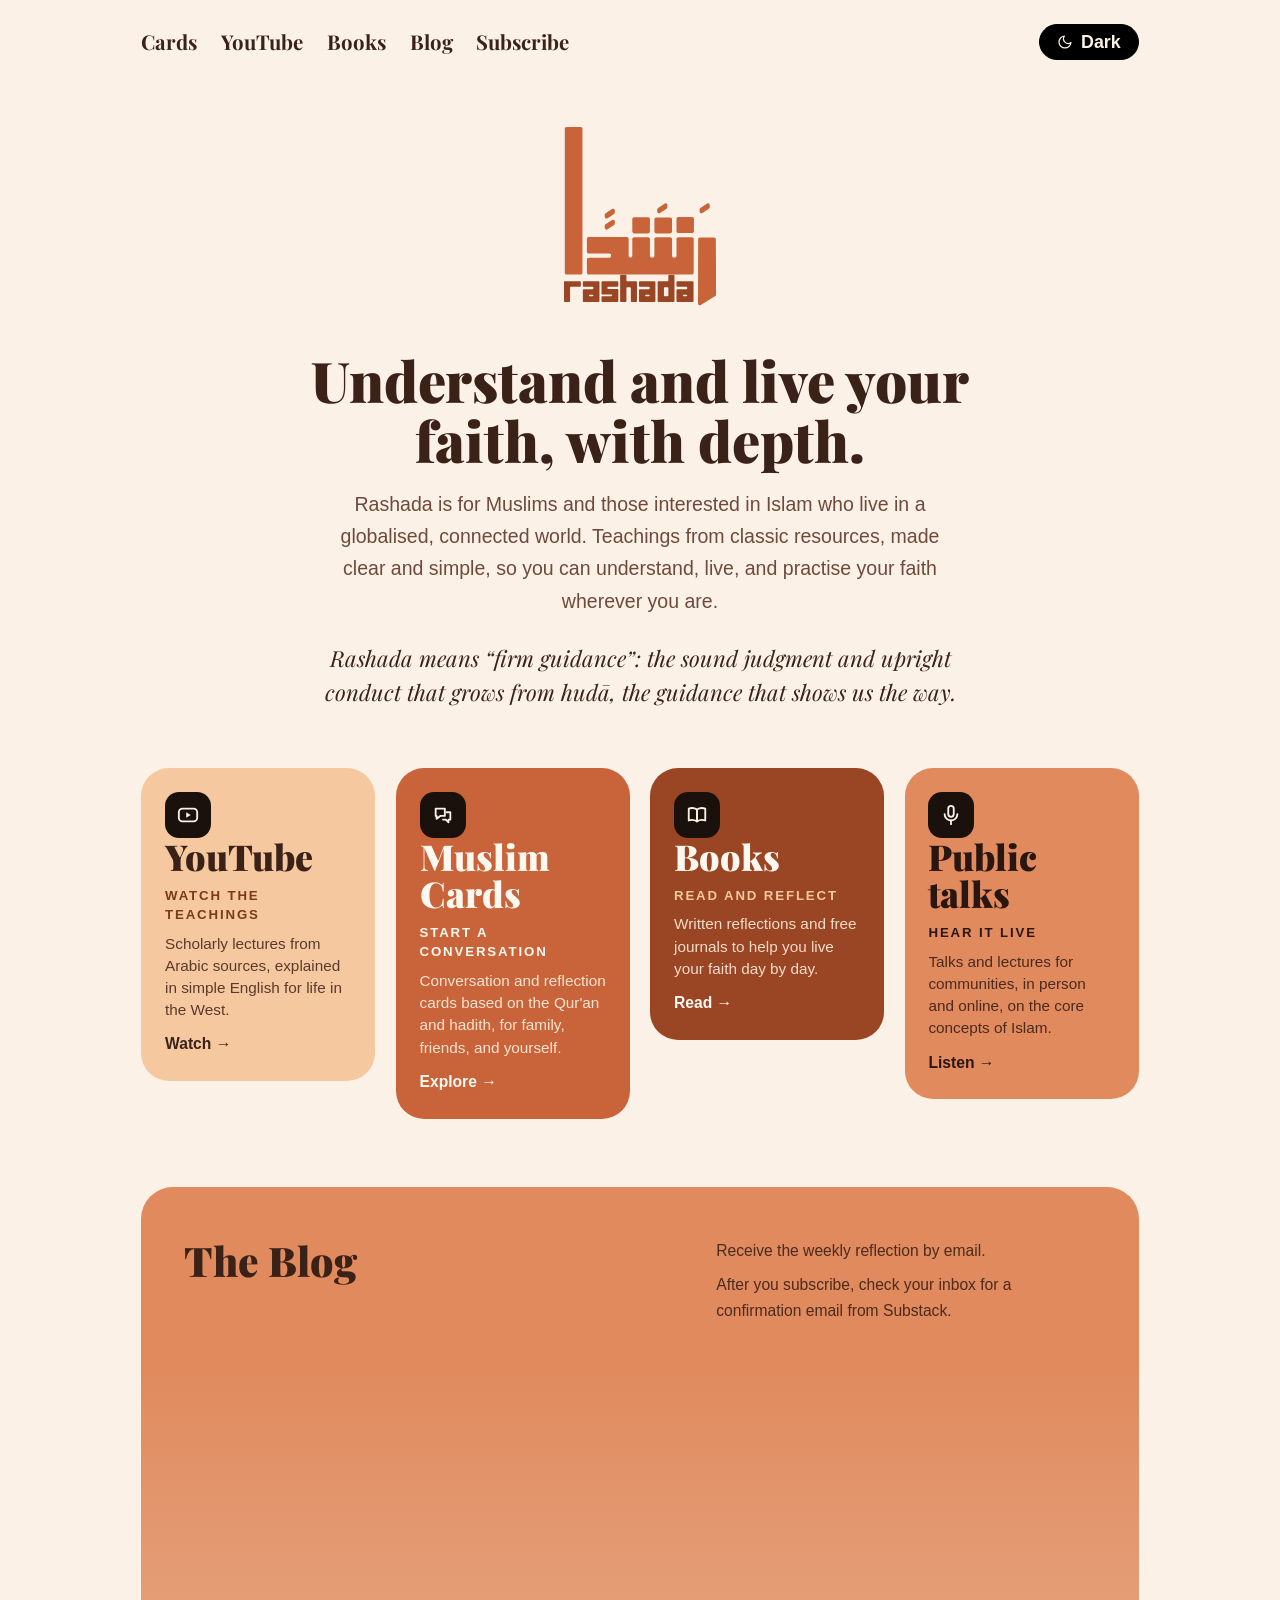
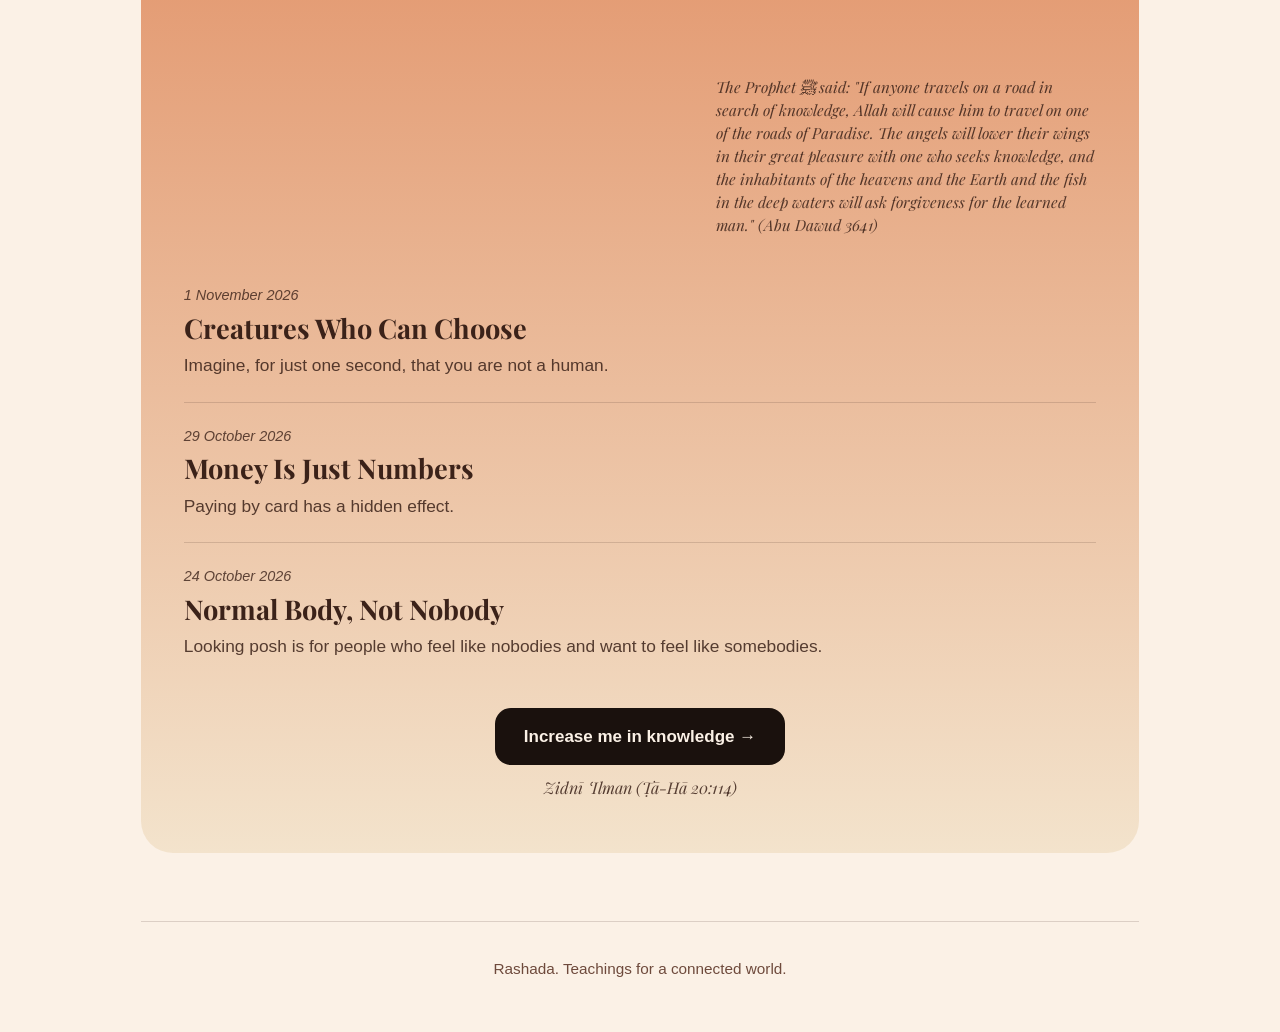
<file: index.html>
<!DOCTYPE html>
<html lang="en">
<head>
<meta charset="UTF-8">
<meta name="viewport" content="width=device-width, initial-scale=1.0">
<title>Rashada</title>
<meta name="description" content="Rashada is for Muslims and those interested in Islam who live in a globalised, connected world. Teachings from Arab scholars, made clear and simple.">
<link rel="preconnect" href="https://fonts.googleapis.com">
<link rel="preconnect" href="https://fonts.gstatic.com" crossorigin>
<link href="https://fonts.googleapis.com/css2?family=Playfair+Display:wght@400;700;900&display=swap" rel="stylesheet">
<link rel="stylesheet" href="styles.css">
</head>
<body>

<div class="container">

  <div class="topbar">
    <nav aria-label="Main">
      <a href="/cards/">Cards</a>
      <a href="/youtube.html">YouTube</a>
      <a href="/books.html">Books</a>
      <a href="#blog">Blog</a>
      <a href="#newsletter">Subscribe</a>
    </nav>
    <button class="theme-toggle" id="themeToggle" type="button" aria-label="Switch light and dark mode">Dark</button>
  </div>

  <section class="hero">
    <div class="logo-big" aria-label="Rashada">
      <svg viewBox="0 0 752 888" aria-hidden="true">
        <path d="M4 9.00002C4 4.02945 8.02944 0 13 0H82C86.9706 0 91 4.02944 91 9V719C91 723.971 86.9706 728 82 728H13C8.02944 728 4 723.971 4 719V9.00002Z" fill-rule="evenodd" clip-rule="evenodd"/>
        <path d="M113 552C113 547.029 117.029 543 122 543H310C314.971 543 319 547.029 319 552V635C319 639.971 323.029 644 328 644C332.971 644 337 639.971 337 635V553C337 548.029 341.029 544 346 544H415C419.971 544 424 548.029 424 553V635C424 639.971 428.029 644 433 644H437C441.971 644 446 639.971 446 635V553C446 548.029 450.029 544 455 544H524C528.971 544 533 548.029 533 553V635C533 639.971 537.029 644 542 644H546C550.971 644 555 639.971 555 635V553C555 548.029 559.029 544 564 544H631C635.971 544 640 548.029 640 553V719C640 723.971 635.971 728 631 728H122C117.029 728 113 723.971 113 719V654C113 649.029 117.029 645 122 645H223C227.971 645 232 640.971 232 636V633C232 628.029 227.971 624 223 624H122C117.029 624 113 619.971 113 615V552Z" fill-rule="evenodd" clip-rule="evenodd"/>
        <path d="M661.974 553.974C661.988 549.013 666.013 545 670.974 545H740.063C745.009 545 749.028 548.991 749.062 553.937L750.965 825.968C750.987 829.095 749.384 832.009 746.732 833.665L674.815 878.574C668.81 882.323 661.027 877.993 661.048 870.913L661.974 553.974Z" fill-rule="evenodd" clip-rule="evenodd"/>
        <path d="M337 454C337 449.029 341.029 445 346 445H415C419.971 445 424 449.029 424 454V516C424 520.971 419.971 525 415 525H346C341.029 525 337 520.971 337 516V454ZM446 455C446 450.029 450.029 446 455 446H524C528.971 446 533 450.029 533 455V516C533 520.971 528.971 525 524 525H455C450.029 525 446 520.971 446 516V455ZM555 453C555 448.029 559.029 444 564 444H632C636.971 444 641 448.029 641 453V514C641 518.971 636.971 523 632 523H564C559.029 523 555 518.971 555 514V453Z" fill-rule="evenodd" clip-rule="evenodd"/>
        <path d="M201 432.843C201 429.82 202.519 426.998 205.042 425.332L237.042 404.212C243.026 400.263 251 404.554 251 411.723V421.157C251 424.18 249.481 427.002 246.958 428.668L214.958 449.788C208.974 453.737 201 449.446 201 442.277V432.843ZM201 487.843C201 484.82 202.519 481.998 205.042 480.332L237.042 459.212C243.026 455.263 251 459.554 251 466.723V476.157C251 479.18 249.481 482.002 246.958 483.668L214.958 504.788C208.974 508.737 201 504.446 201 497.277V487.843Z" fill-rule="evenodd" clip-rule="evenodd"/>
        <path d="M460 406.843C460 403.82 461.519 400.998 464.042 399.332L496.042 378.212C502.026 374.263 510 378.554 510 385.723V396.075C510 399.143 508.436 402.001 505.851 403.655L473.851 424.135C467.861 427.969 460 423.667 460 416.555V406.843ZM669 406.843C669 403.82 670.519 400.998 673.042 399.332L705.042 378.212C711.026 374.263 719 378.554 719 385.723V396.075C719 399.143 717.436 402.001 714.851 403.655L682.851 424.135C676.861 427.969 669 423.667 669 416.555V406.843Z" fill-rule="evenodd" clip-rule="evenodd"/>
        <path d="M0 766C0 763.239 2.23858 761 5 761H78C80.7614 761 83 763.239 83 766V783C83 785.761 80.7614 788 78 788H35C32.2386 788 30 790.239 30 793V858C30 860.761 27.7614 863 25 863H5C2.23858 863 0 860.761 0 858V766Z" fill-rule="evenodd" clip-rule="evenodd"/>
        <path d="M93 766C93 763.239 95.2386 761 98 761H170C172.761 761 175 763.239 175 766V858C175 860.761 172.761 863 170 863H98C95.2386 863 93 860.761 93 858V805C93 802.239 95.2386 800 98 800H140C142.761 800 145 797.761 145 795V793C145 790.239 142.761 788 140 788H98C95.2386 788 93 785.761 93 783V766ZM123 831C123 828.791 124.791 827 127 827H141C143.209 827 145 828.791 145 831C145 833.209 143.209 835 141 835H127C124.791 835 123 833.209 123 831Z" fill-rule="evenodd" clip-rule="evenodd"/>
        <path d="M185 766C185 763.239 187.239 761 190 761H263C265.761 761 268 763.239 268 766V783C268 785.761 265.761 788 263 788H219C216.239 788 214 790.239 214 793V794C214 796.761 216.239 799 219 799H263C265.761 799 268 801.239 268 804V858C268 860.761 265.761 863 263 863H190C187.239 863 185 860.761 185 858V840C185 837.239 187.239 835 190 835H233.5C235.985 835 238 832.985 238 830.5C238 828.015 235.985 826 233.5 826H190C187.239 826 185 823.761 185 821V766Z" fill-rule="evenodd" clip-rule="evenodd"/>
        <path d="M277 734C277 731.239 279.239 729 282 729H303C305.761 729 308 731.239 308 734V756C308 758.761 310.239 761 313 761H355C357.761 761 360 763.239 360 766V858C360 860.761 357.761 863 355 863H335C332.239 863 330 860.761 330 858V795C330 792.239 327.761 790 325 790H313C310.239 790 308 792.239 308 795V858C308 860.761 305.761 863 303 863H282C279.239 863 277 860.761 277 858V734Z" fill-rule="evenodd" clip-rule="evenodd"/>
        <path d="M370 766C370 763.239 372.239 761 375 761H446C448.761 761 451 763.239 451 766V858C451 860.761 448.761 863 446 863H375C372.239 863 370 860.761 370 858V805C370 802.239 372.239 800 375 800H418C420.761 800 423 797.761 423 795V793C423 790.239 420.761 788 418 788H375C372.239 788 370 785.761 370 783V766ZM400 831C400 828.791 401.791 827 404 827H419C421.209 827 423 828.791 423 831C423 833.209 421.209 835 419 835H404C401.791 835 400 833.209 400 831Z" fill-rule="evenodd" clip-rule="evenodd"/>
        <path d="M515 734C515 731.239 517.239 729 520 729H540C542.761 729 545 731.239 545 734V858C545 860.761 542.761 863 540 863H467C464.239 863 462 860.761 462 858V766C462 763.239 464.239 761 467 761H510C512.761 761 515 758.761 515 756V734ZM493 795C493 792.239 495.239 790 498 790H510C512.761 790 515 792.239 515 795V830C515 832.761 512.761 835 510 835H498C495.239 835 493 832.761 493 830V795Z" fill-rule="evenodd" clip-rule="evenodd"/>
        <path d="M555 766C555 763.239 557.239 761 560 761H634C636.761 761 639 763.239 639 766V858C639 860.761 636.761 863 634 863H560C557.239 863 555 860.761 555 858V805C555 802.239 557.239 800 560 800H603C605.761 800 608 797.761 608 795V793C608 790.239 605.761 788 603 788H560C557.239 788 555 785.761 555 783V766ZM586 831C586 828.791 587.791 827 590 827H604C606.209 827 608 828.791 608 831C608 833.209 606.209 835 604 835H590C587.791 835 586 833.209 586 831Z" fill-rule="evenodd" clip-rule="evenodd"/>
      </svg>
    </div>
    <h1>Understand and live your faith, with depth.</h1>
    <p>Rashada is for Muslims and those interested in Islam who live in a globalised, connected world. Teachings from classic resources, made clear and simple, so you can understand, live, and practise your faith wherever you are.</p>
    <p class="meaning">Rashada means &ldquo;firm guidance&rdquo;: the sound judgment and upright conduct that grows from <em>hudā</em>, the guidance that shows us the way.</p>
  </section>

  <section class="tiles" aria-label="Ways to learn with Rashada">

    <div class="tile">
      <div class="icon" aria-hidden="true">
        <svg viewBox="0 0 24 24" fill="none" stroke="currentColor" stroke-width="2" stroke-linecap="round" stroke-linejoin="round">
          <rect x="2" y="5" width="20" height="14" rx="4"/>
          <polygon points="10,9 15,12 10,15" fill="currentColor" stroke="none"/>
        </svg>
      </div>
      <h2 class="big">YouTube</h2>
      <p class="action">Watch the teachings</p>
      <p>Scholarly lectures from Arabic sources, explained in simple English for life in the West.</p>
      <a class="more" href="/youtube.html">Watch &rarr;</a>
    </div>

    <div class="tile">
      <div class="icon" aria-hidden="true">
        <svg viewBox="0 0 24 24" fill="none" stroke="currentColor" stroke-width="2" stroke-linecap="round" stroke-linejoin="round">
          <path d="M4 5h10v8H9l-4 3v-3H4z"/>
          <path d="M16 9h4v8h-2v3l-3-3h-3"/>
        </svg>
      </div>
      <h2 class="big">Muslim Cards</h2>
      <p class="action">Start a conversation</p>
      <p>Conversation and reflection cards based on the Qur'an and hadith, for family, friends, and yourself.</p>
      <a class="more" href="/cards/">Explore &rarr;</a>
    </div>

    <div class="tile">
      <div class="icon" aria-hidden="true">
        <svg viewBox="0 0 24 24" fill="none" stroke="currentColor" stroke-width="2" stroke-linecap="round" stroke-linejoin="round">
          <path d="M3 5c3-1 6-1 9 1v13c-3-2-6-2-9-1z"/>
          <path d="M21 5c-3-1-6-1-9 1v13c3-2 6-2 9-1z"/>
        </svg>
      </div>
      <h2 class="big">Books</h2>
      <p class="action">Read and reflect</p>
      <p>Written reflections and free journals to help you live your faith day by day.</p>
      <a class="more" href="/books.html">Read &rarr;</a>
    </div>

    <div class="tile">
      <div class="icon" aria-hidden="true">
        <svg viewBox="0 0 24 24" fill="none" stroke="currentColor" stroke-width="2" stroke-linecap="round" stroke-linejoin="round">
          <rect x="9" y="2" width="6" height="12" rx="3"/>
          <path d="M5 11a7 7 0 0 0 14 0"/>
          <line x1="12" y1="18" x2="12" y2="22"/>
        </svg>
      </div>
      <h2 class="big">Public talks</h2>
      <p class="action">Hear it live</p>
      <p>Talks and lectures for communities, in person and online, on the core concepts of Islam.</p>
      <a class="more" href="#">Listen &rarr;</a>
    </div>

  </section>

  <section class="band" id="blog">
    <div class="band-head">
      <h2>The Blog</h2>
      <div class="band-signup" id="newsletter">
        <p>Receive the weekly reflection by email.</p>
        <p>After you subscribe, check your inbox for a confirmation email from Substack.</p>
        <iframe src="https://rashadanet.substack.com/embed" width="100%" height="320" style="border: 0; background: transparent;" frameborder="0" scrolling="no" title="Subscribe to Rashada by email"></iframe>
        <p class="hadith-note"><em>The Prophet ﷺ said: "If anyone travels on a road in search of knowledge, Allah will cause him to travel on one of the roads of Paradise. The angels will lower their wings in their great pleasure with one who seeks knowledge, and the inhabitants of the heavens and the Earth and the fish in the deep waters will ask forgiveness for the learned man." (Abu Dawud 3641)</em></p>
      </div>
    </div>

    <article class="post">
      <div class="date">1 November 2026</div>
      <h3><a href="/blog/creatures-who-can-choose.html">Creatures Who Can Choose</a></h3>
      <p>Imagine, for just one second, that you are not a human.</p>
    </article>

    <article class="post">
      <div class="date">29 October 2026</div>
      <h3><a href="/blog/money-is-just-numbers.html">Money Is Just Numbers</a></h3>
      <p>Paying by card has a hidden effect.</p>
    </article>

    <article class="post">
      <div class="date">24 October 2026</div>
      <h3><a href="/blog/normal-body-not-nobody.html">Normal Body, Not Nobody</a></h3>
      <p>Looking posh is for people who feel like nobodies and want to feel like somebodies.</p>
    </article>

    <div class="band-more">
      <a class="more-btn" href="/blog/">Increase me in knowledge &rarr;</a>
      <span class="more-ar">Zidnī ʿIlman (Ṭā-Hā 20:114)</span>
    </div>
  </section>


  <footer class="site">
    Rashada. Teachings for a connected world.
  </footer>

</div>

<script src="site.js"></script>

</body>
</html>
</file>
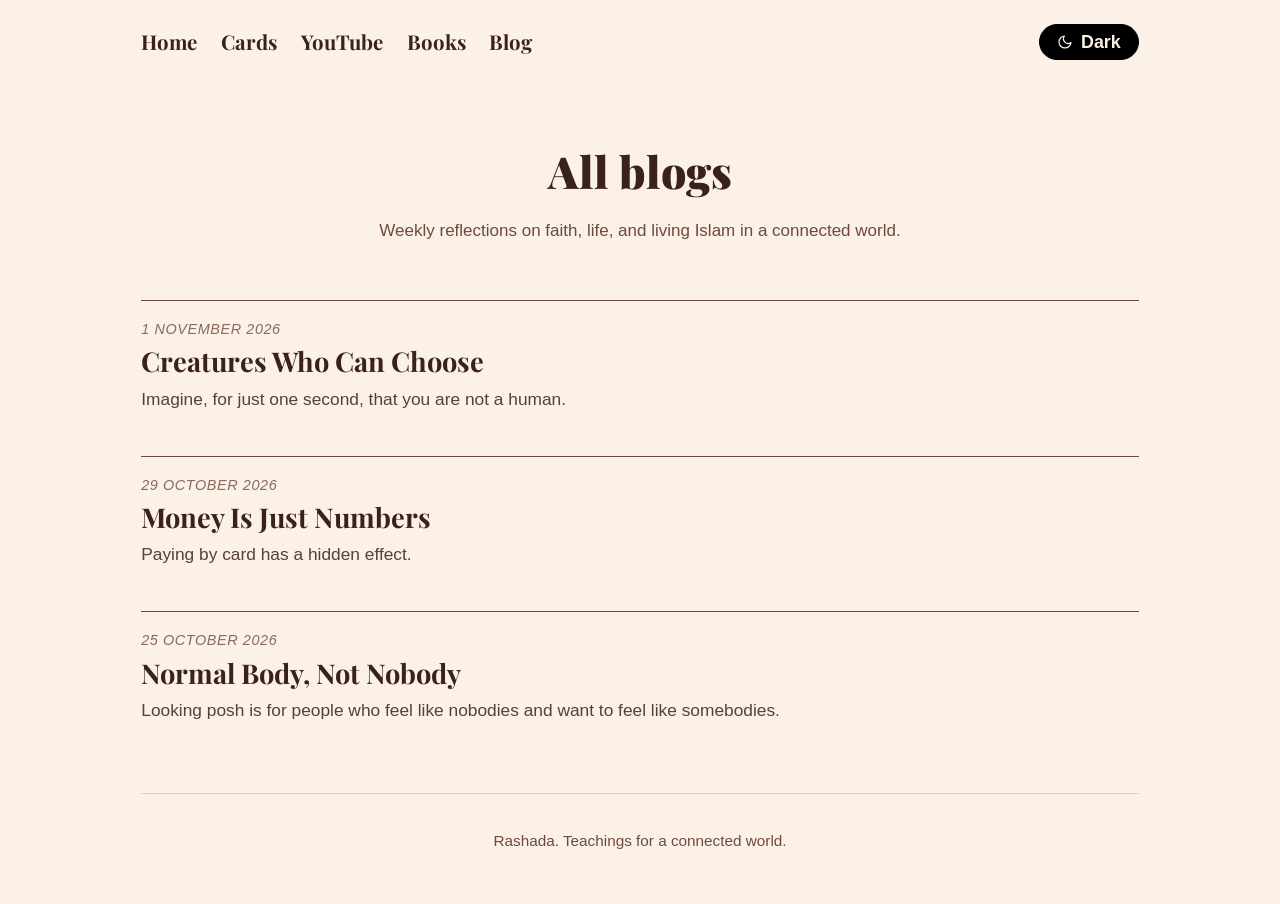
<file: blog/index.html>
<!DOCTYPE html>
<html lang="en">
<head>
<meta charset="UTF-8">
<meta name="viewport" content="width=device-width, initial-scale=1.0">
<title>All Blogs | Rashada</title>
<meta name="description" content="Every Rashada blog post, in one place.">
<link rel="preconnect" href="https://fonts.googleapis.com">
<link rel="preconnect" href="https://fonts.gstatic.com" crossorigin>
<link href="https://fonts.googleapis.com/css2?family=Playfair+Display:wght@400;700;900&display=swap" rel="stylesheet">
<link rel="stylesheet" href="/styles.css">
</head>
<body>
<div class="container">
  <div class="topbar">
    <nav aria-label="Main">
      <a href="/">Home</a>
      <a href="/cards/">Cards</a>
      <a href="/youtube.html">YouTube</a>
      <a href="/books.html">Books</a>
      <a href="/blog/">Blog</a>
    </nav>
    <button class="theme-toggle" id="themeToggle" type="button" aria-label="Switch light and dark mode">Dark</button>
  </div>

  <section class="page-head">
    <h1>All blogs</h1>
    <p>Weekly reflections on faith, life, and living Islam in a connected world.</p>
  </section>

  <section class="post-list" aria-label="All blog posts">
    <article class="post">
      <div class="date">1 November 2026</div>
      <h3><a href="/blog/creatures-who-can-choose.html">Creatures Who Can Choose</a></h3>
      <p>Imagine, for just one second, that you are not a human.</p>
    </article>
    <article class="post">
      <div class="date">29 October 2026</div>
      <h3><a href="/blog/money-is-just-numbers.html">Money Is Just Numbers</a></h3>
      <p>Paying by card has a hidden effect.</p>
    </article>
    <article class="post">
      <div class="date">25 October 2026</div>
      <h3><a href="/blog/normal-body-not-nobody.html">Normal Body, Not Nobody</a></h3>
      <p>Looking posh is for people who feel like nobodies and want to feel like somebodies.</p>
    </article>
  </section>

  <footer class="site">
    Rashada. Teachings for a connected world.
  </footer>
</div>
<script src="/site.js"></script>
</body>
</html>
</file>
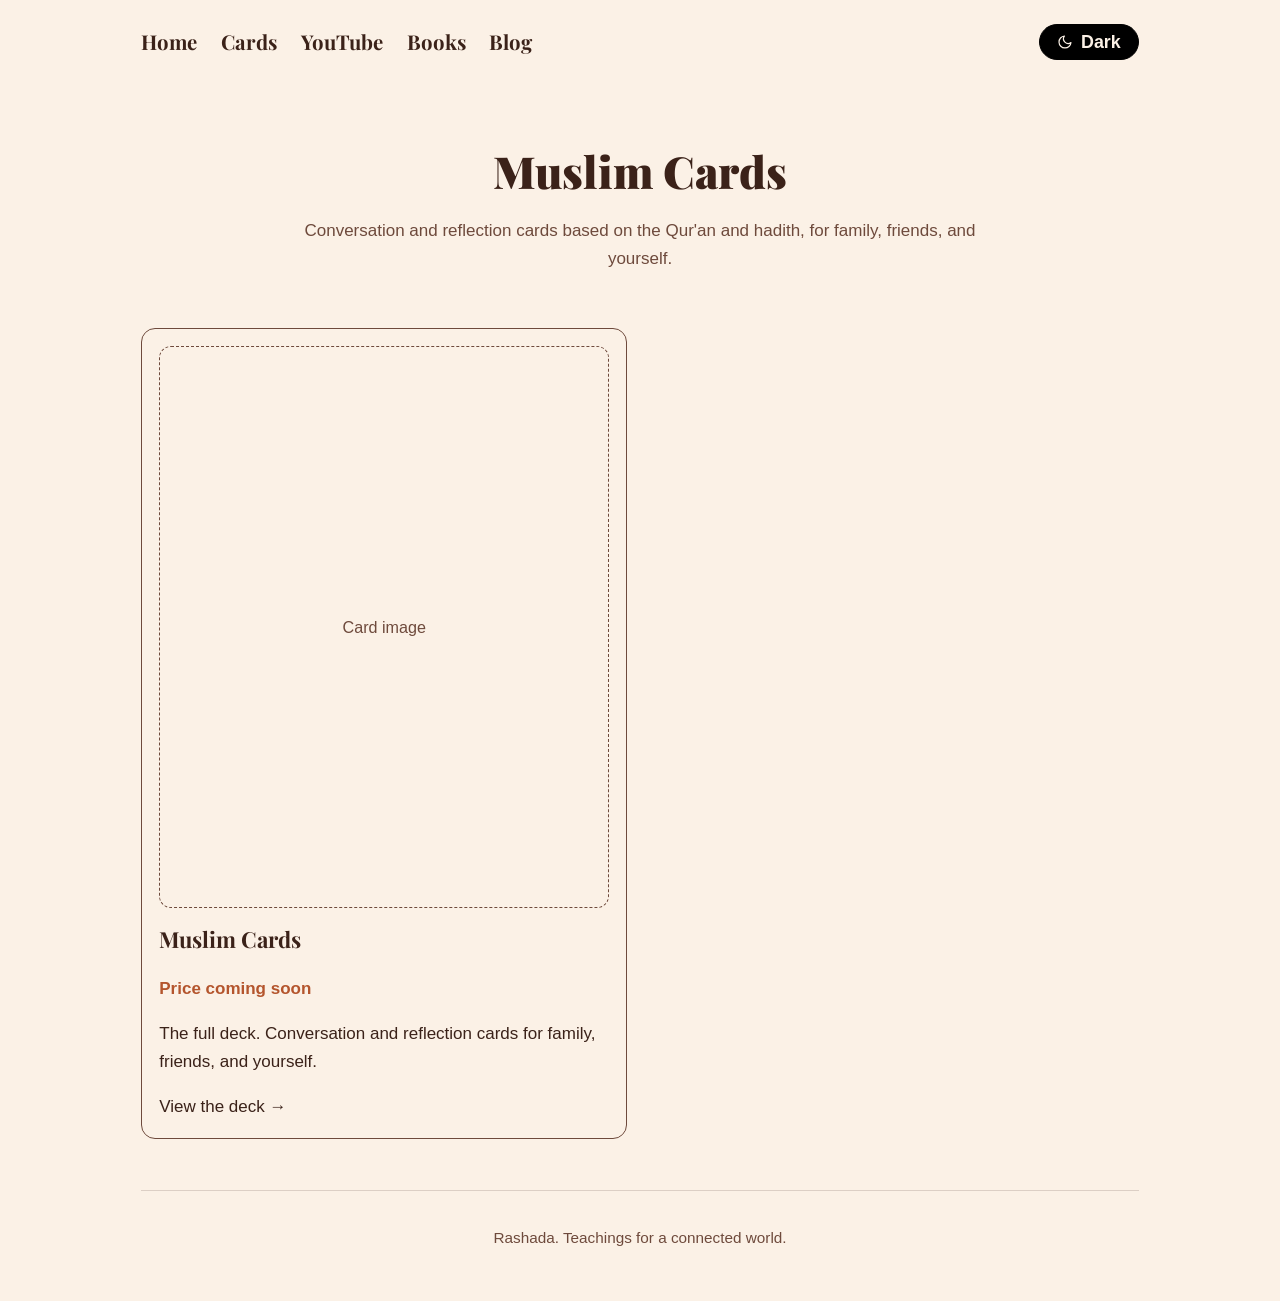
<file: cards/index.html>
<!DOCTYPE html>
<html lang="en">
<head>
<meta charset="UTF-8">
<meta name="viewport" content="width=device-width, initial-scale=1.0">
<title>Muslim Cards | Rashada</title>
<meta name="description" content="Conversation and reflection cards based on the Qur'an and hadith.">
<link rel="preconnect" href="https://fonts.googleapis.com">
<link rel="preconnect" href="https://fonts.gstatic.com" crossorigin>
<link href="https://fonts.googleapis.com/css2?family=Playfair+Display:wght@400;700;900&display=swap" rel="stylesheet">
<link rel="stylesheet" href="/styles.css">
</head>
<body>
<div class="container">
  <div class="topbar">
    <nav aria-label="Main">
      <a href="/">Home</a>
      <a href="/cards/">Cards</a>
      <a href="/youtube.html">YouTube</a>
      <a href="/books.html">Books</a>
      <a href="/blog/">Blog</a>
    </nav>
    <button class="theme-toggle" id="themeToggle" type="button" aria-label="Switch light and dark mode">Dark</button>
  </div>

  <section class="page-head">
    <h1>Muslim Cards</h1>
    <p>Conversation and reflection cards based on the Qur'an and hadith, for family, friends, and yourself.</p>
  </section>

  <section class="card-list" aria-label="Card decks">
    <a class="product" href="/cards/muslim-cards.html">
      <div class="product-img placeholder-img">Card image</div>
      <h2>Muslim Cards</h2>
      <p class="price">Price coming soon</p>
      <p>The full deck. Conversation and reflection cards for family, friends, and yourself.</p>
      <span class="more">View the deck &rarr;</span>
    </a>
  </section>

  <footer class="site">
    Rashada. Teachings for a connected world.
  </footer>
</div>
<script src="/site.js"></script>
</body>
</html>
</file>
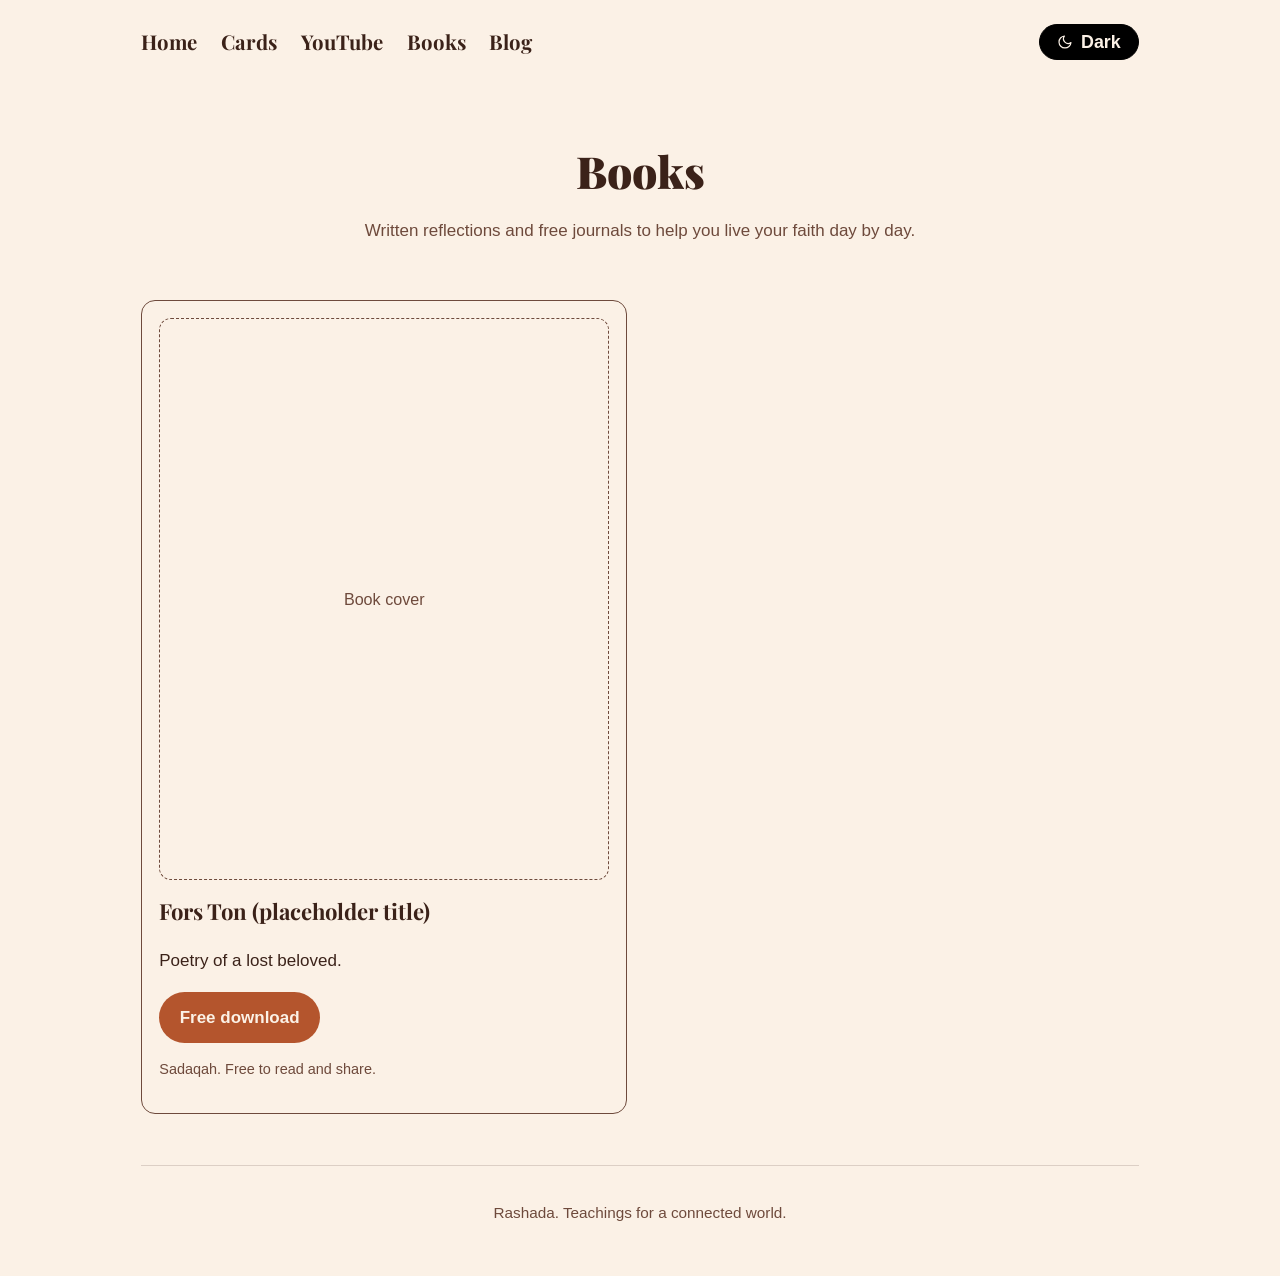
<file: books.html>
<!DOCTYPE html>
<html lang="en">
<head>
<meta charset="UTF-8">
<meta name="viewport" content="width=device-width, initial-scale=1.0">
<title>Books | Rashada</title>
<meta name="description" content="Free and published books from Rashada.">
<link rel="preconnect" href="https://fonts.googleapis.com">
<link rel="preconnect" href="https://fonts.gstatic.com" crossorigin>
<link href="https://fonts.googleapis.com/css2?family=Playfair+Display:wght@400;700;900&display=swap" rel="stylesheet">
<link rel="stylesheet" href="/styles.css">
</head>
<body>
<div class="container">
  <div class="topbar">
    <nav aria-label="Main">
      <a href="/">Home</a>
      <a href="/cards/">Cards</a>
      <a href="/youtube.html">YouTube</a>
      <a href="/books.html">Books</a>
      <a href="/blog/">Blog</a>
    </nav>
    <button class="theme-toggle" id="themeToggle" type="button" aria-label="Switch light and dark mode">Dark</button>
  </div>

  <section class="page-head">
    <h1>Books</h1>
    <p>Written reflections and free journals to help you live your faith day by day.</p>
  </section>

  <section class="card-list" aria-label="Books">
    <article class="product">
      <div class="product-img placeholder-img">Book cover</div>
      <h2>Fors Ton (placeholder title)</h2>
      <p>Poetry of a lost beloved.</p>
      <a class="btn" href="#" download>Free download</a>
      <p class="note">Sadaqah. Free to read and share.</p>
    </article>
  </section>

  <footer class="site">
    Rashada. Teachings for a connected world.
  </footer>
</div>
<script src="/site.js"></script>
</body>
</html>
</file>
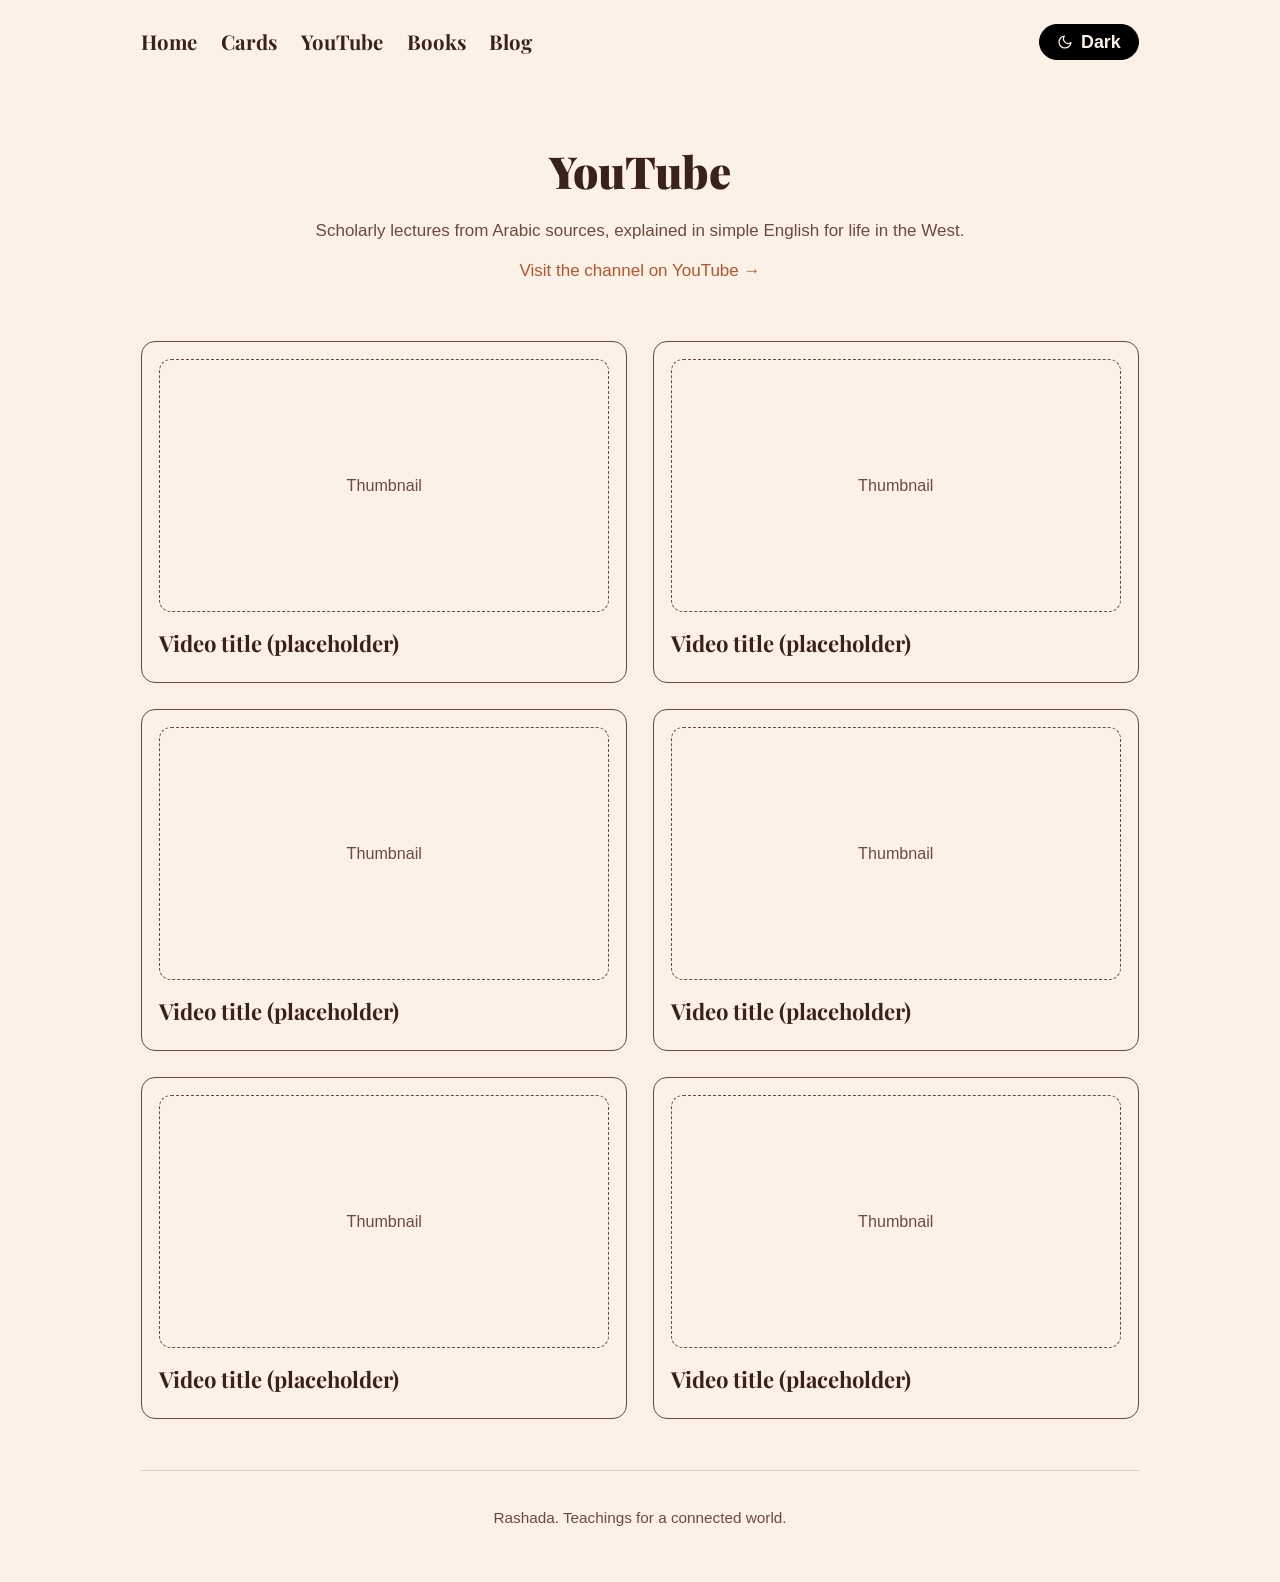
<file: youtube.html>
<!DOCTYPE html>
<html lang="en">
<head>
<meta charset="UTF-8">
<meta name="viewport" content="width=device-width, initial-scale=1.0">
<title>YouTube | Rashada</title>
<meta name="description" content="Watch the teachings on the Rashada YouTube channel.">
<link rel="preconnect" href="https://fonts.googleapis.com">
<link rel="preconnect" href="https://fonts.gstatic.com" crossorigin>
<link href="https://fonts.googleapis.com/css2?family=Playfair+Display:wght@400;700;900&display=swap" rel="stylesheet">
<link rel="stylesheet" href="/styles.css">
</head>
<body>
<div class="container">
  <div class="topbar">
    <nav aria-label="Main">
      <a href="/">Home</a>
      <a href="/cards/">Cards</a>
      <a href="/youtube.html">YouTube</a>
      <a href="/books.html">Books</a>
      <a href="/blog/">Blog</a>
    </nav>
    <button class="theme-toggle" id="themeToggle" type="button" aria-label="Switch light and dark mode">Dark</button>
  </div>

  <section class="page-head">
    <h1>YouTube</h1>
    <p>Scholarly lectures from Arabic sources, explained in simple English for life in the West.</p>
    <p><a class="more" href="https://www.youtube.com/@Rashadachannel" target="_blank" rel="noopener">Visit the channel on YouTube &rarr;</a></p>
  </section>

  <section class="video-grid" aria-label="Videos">
    <a class="video" href="https://www.youtube.com/@Rashadachannel" target="_blank" rel="noopener">
      <div class="thumb placeholder-img">Thumbnail</div>
      <h2>Video title (placeholder)</h2>
    </a>
    <a class="video" href="https://www.youtube.com/@Rashadachannel" target="_blank" rel="noopener">
      <div class="thumb placeholder-img">Thumbnail</div>
      <h2>Video title (placeholder)</h2>
    </a>
    <a class="video" href="https://www.youtube.com/@Rashadachannel" target="_blank" rel="noopener">
      <div class="thumb placeholder-img">Thumbnail</div>
      <h2>Video title (placeholder)</h2>
    </a>
    <a class="video" href="https://www.youtube.com/@Rashadachannel" target="_blank" rel="noopener">
      <div class="thumb placeholder-img">Thumbnail</div>
      <h2>Video title (placeholder)</h2>
    </a>
    <a class="video" href="https://www.youtube.com/@Rashadachannel" target="_blank" rel="noopener">
      <div class="thumb placeholder-img">Thumbnail</div>
      <h2>Video title (placeholder)</h2>
    </a>
    <a class="video" href="https://www.youtube.com/@Rashadachannel" target="_blank" rel="noopener">
      <div class="thumb placeholder-img">Thumbnail</div>
      <h2>Video title (placeholder)</h2>
    </a>
  </section>

  <footer class="site">
    Rashada. Teachings for a connected world.
  </footer>
</div>
<script src="/site.js"></script>
</body>
</html>
</file>
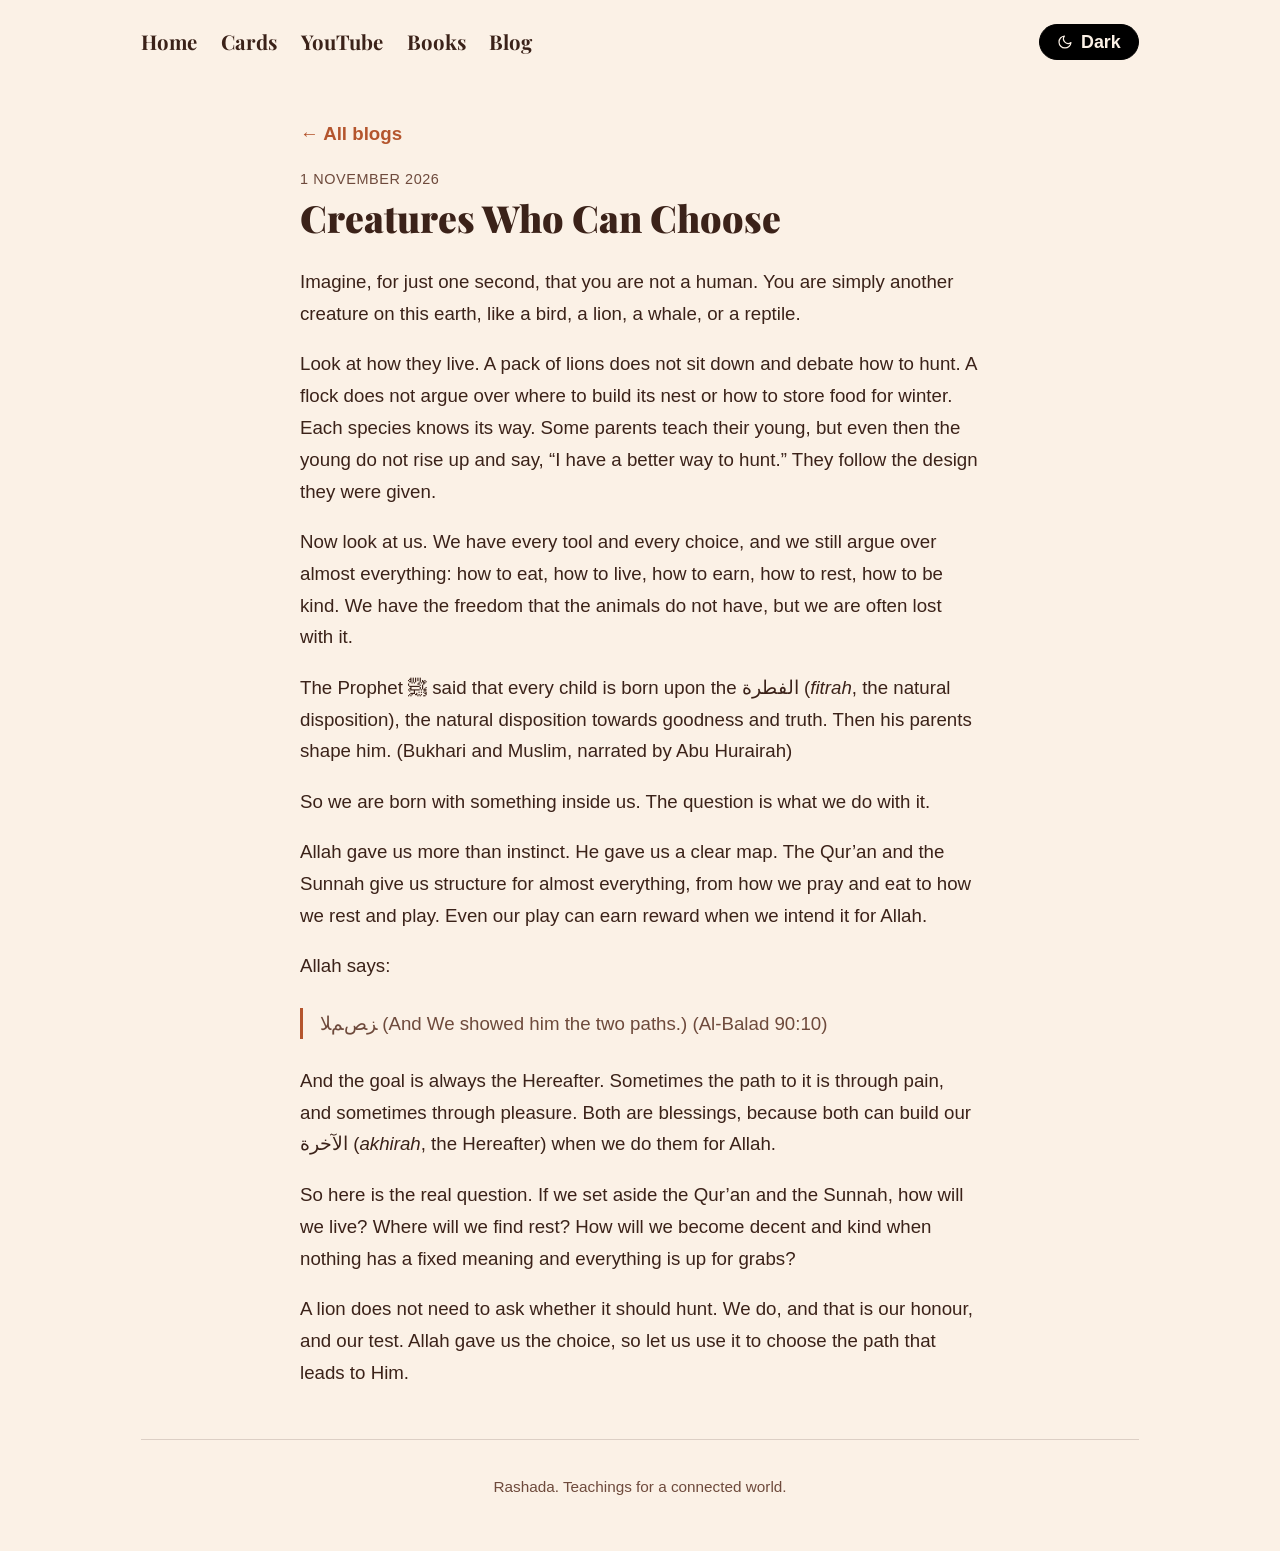
<file: blog/creatures-who-can-choose.html>
<!DOCTYPE html>
<html lang="en">
<head>
<meta charset="UTF-8">
<meta name="viewport" content="width=device-width, initial-scale=1.0">
<title>Creatures Who Can Choose | Rashada</title>
<meta name="description" content="Imagine, for just one second, that you are not a human.">
<link rel="preconnect" href="https://fonts.googleapis.com">
<link rel="preconnect" href="https://fonts.gstatic.com" crossorigin>
<link href="https://fonts.googleapis.com/css2?family=Playfair+Display:wght@400;700;900&display=swap" rel="stylesheet">
<link rel="stylesheet" href="/styles.css">
</head>
<body>
<div class="container">
  <div class="topbar">
    <nav aria-label="Main">
      <a href="/">Home</a>
      <a href="/cards/">Cards</a>
      <a href="/youtube.html">YouTube</a>
      <a href="/books.html">Books</a>
      <a href="/blog/">Blog</a>
    </nav>
    <button class="theme-toggle" id="themeToggle" type="button" aria-label="Switch light and dark mode">Dark</button>
  </div>

  <article class="reading">
    <a class="back" href="/blog/">&larr; All blogs</a>
    <div class="date">1 November 2026</div>
    <h1>Creatures Who Can Choose</h1>
    <p>Imagine, for just one second, that you are not a human. You are simply another creature on this earth, like a bird, a lion, a whale, or a reptile.</p>
    <p>Look at how they live. A pack of lions does not sit down and debate how to hunt. A flock does not argue over where to build its nest or how to store food for winter. Each species knows its way. Some parents teach their young, but even then the young do not rise up and say, &ldquo;I have a better way to hunt.&rdquo; They follow the design they were given.</p>
    <p>Now look at us. We have every tool and every choice, and we still argue over almost everything: how to eat, how to live, how to earn, how to rest, how to be kind. We have the freedom that the animals do not have, but we are often lost with it.</p>
    <p>The Prophet &#xFDFA; said that every child is born upon the <span lang="ar" dir="rtl">الفطرة</span> (<em>fitrah</em>, the natural disposition), the natural disposition towards goodness and truth. Then his parents shape him. (Bukhari and Muslim, narrated by Abu Hurairah)</p>
    <p>So we are born with something inside us. The question is what we do with it.</p>
    <p>Allah gave us more than instinct. He gave us a clear map. The Qur&rsquo;an and the Sunnah give us structure for almost everything, from how we pray and eat to how we rest and play. Even our play can earn reward when we intend it for Allah.</p>
    <p>Allah says:</p>
    <blockquote><p>&#xFEB0;&#xFEBA;&#xFEE2;&#xFEFC; (And We showed him the two paths.) (Al-Balad 90:10)</p></blockquote>
    <p>And the goal is always the Hereafter. Sometimes the path to it is through pain, and sometimes through pleasure. Both are blessings, because both can build our <span lang="ar" dir="rtl">الآخرة</span> (<em>akhirah</em>, the Hereafter) when we do them for Allah.</p>
    <p>So here is the real question. If we set aside the Qur&rsquo;an and the Sunnah, how will we live? Where will we find rest? How will we become decent and kind when nothing has a fixed meaning and everything is up for grabs?</p>
    <p>A lion does not need to ask whether it should hunt. We do, and that is our honour, and our test. Allah gave us the choice, so let us use it to choose the path that leads to Him.</p>

  </article>

  <footer class="site">
    Rashada. Teachings for a connected world.
  </footer>
</div>
<script src="/site.js"></script>
</body>
</html>
</file>
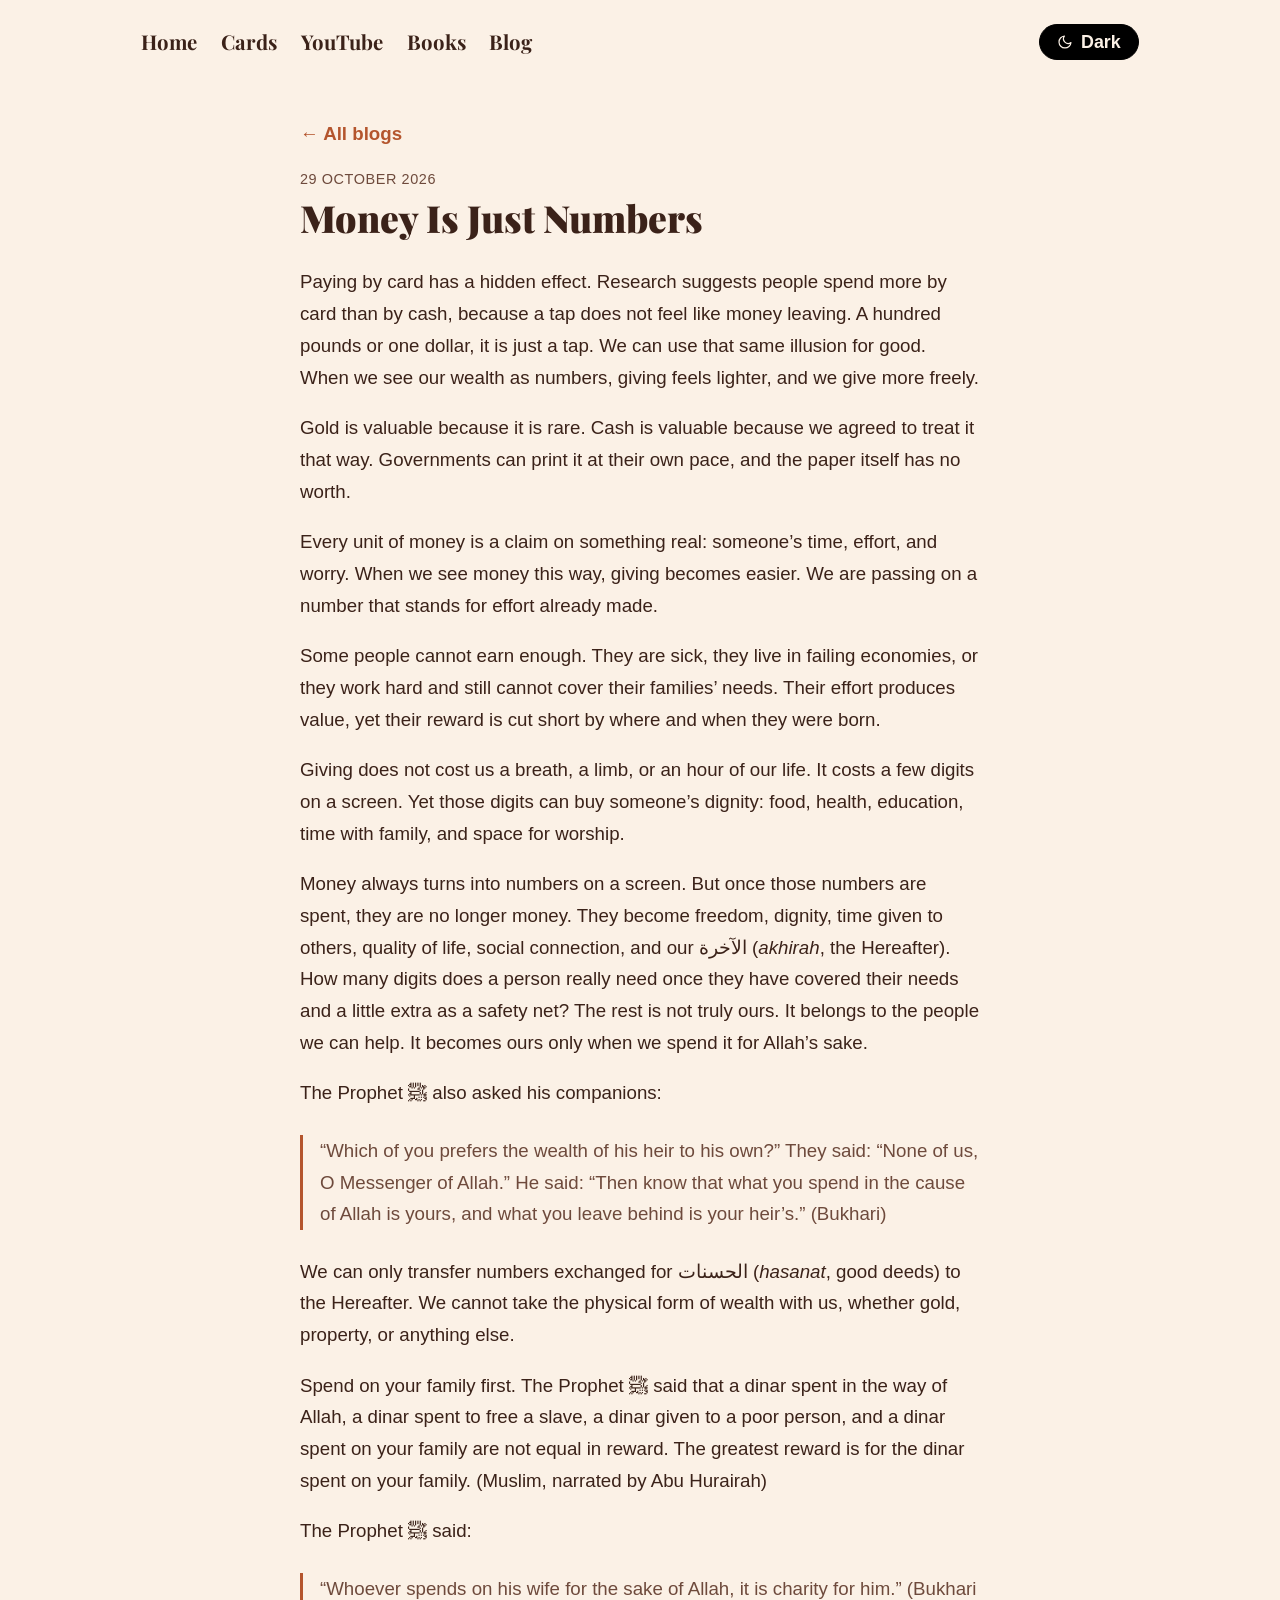
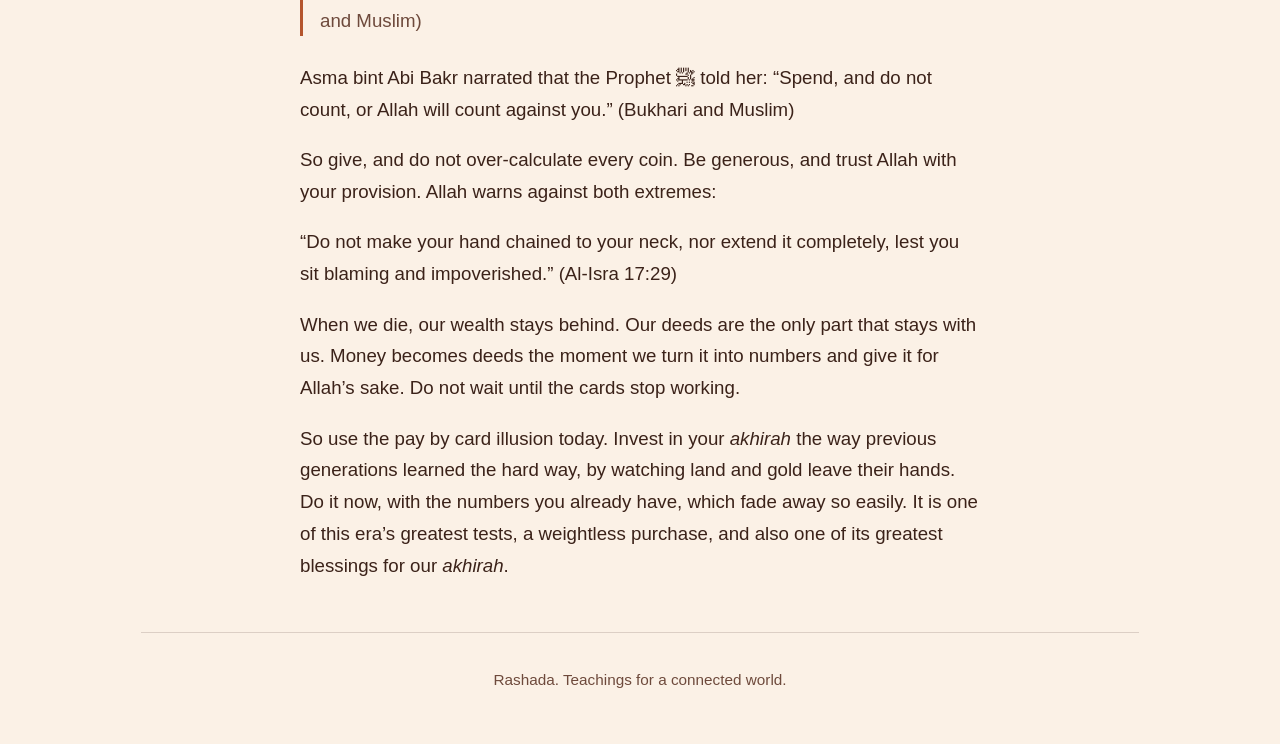
<file: blog/money-is-just-numbers.html>
<!DOCTYPE html>
<html lang="en">
<head>
<meta charset="UTF-8">
<meta name="viewport" content="width=device-width, initial-scale=1.0">
<title>Money Is Just Numbers | Rashada</title>
<meta name="description" content="Paying by card has a hidden effect.">
<link rel="preconnect" href="https://fonts.googleapis.com">
<link rel="preconnect" href="https://fonts.gstatic.com" crossorigin>
<link href="https://fonts.googleapis.com/css2?family=Playfair+Display:wght@400;700;900&display=swap" rel="stylesheet">
<link rel="stylesheet" href="/styles.css">
</head>
<body>
<div class="container">
  <div class="topbar">
    <nav aria-label="Main">
      <a href="/">Home</a>
      <a href="/cards/">Cards</a>
      <a href="/youtube.html">YouTube</a>
      <a href="/books.html">Books</a>
      <a href="/blog/">Blog</a>
    </nav>
    <button class="theme-toggle" id="themeToggle" type="button" aria-label="Switch light and dark mode">Dark</button>
  </div>

  <article class="reading">
    <a class="back" href="/blog/">&larr; All blogs</a>
    <div class="date">29 October 2026</div>
    <h1>Money Is Just Numbers</h1>
    <p>Paying by card has a hidden effect. Research suggests people spend more by card than by cash, because a tap does not feel like money leaving. A hundred pounds or one dollar, it is just a tap. We can use that same illusion for good. When we see our wealth as numbers, giving feels lighter, and we give more freely.</p>
    <p>Gold is valuable because it is rare. Cash is valuable because we agreed to treat it that way. Governments can print it at their own pace, and the paper itself has no worth.</p>
    <p>Every unit of money is a claim on something real: someone&rsquo;s time, effort, and worry. When we see money this way, giving becomes easier. We are passing on a number that stands for effort already made.</p>
    <p>Some people cannot earn enough. They are sick, they live in failing economies, or they work hard and still cannot cover their families&rsquo; needs. Their effort produces value, yet their reward is cut short by where and when they were born.</p>
    <p>Giving does not cost us a breath, a limb, or an hour of our life. It costs a few digits on a screen. Yet those digits can buy someone&rsquo;s dignity: food, health, education, time with family, and space for worship.</p>
    <p>Money always turns into numbers on a screen. But once those numbers are spent, they are no longer money. They become freedom, dignity, time given to others, quality of life, social connection, and our <span lang="ar" dir="rtl">الآخرة</span> (<em>akhirah</em>, the Hereafter). How many digits does a person really need once they have covered their needs and a little extra as a safety net? The rest is not truly ours. It belongs to the people we can help. It becomes ours only when we spend it for Allah&rsquo;s sake.</p>
    <p>The Prophet &#xFDFA; also asked his companions:</p>
    <blockquote><p>&ldquo;Which of you prefers the wealth of his heir to his own?&rdquo; They said: &ldquo;None of us, O Messenger of Allah.&rdquo; He said: &ldquo;Then know that what you spend in the cause of Allah is yours, and what you leave behind is your heir&rsquo;s.&rdquo; (Bukhari)</p></blockquote>
    <p>We can only transfer numbers exchanged for <span lang="ar" dir="rtl">الحسنات</span> (<em>hasanat</em>, good deeds) to the Hereafter. We cannot take the physical form of wealth with us, whether gold, property, or anything else.</p>
    <p>Spend on your family first. The Prophet &#xFDFA; said that a dinar spent in the way of Allah, a dinar spent to free a slave, a dinar given to a poor person, and a dinar spent on your family are not equal in reward. The greatest reward is for the dinar spent on your family. (Muslim, narrated by Abu Hurairah)</p>
    <p>The Prophet &#xFDFA; said:</p>
    <blockquote><p>&ldquo;Whoever spends on his wife for the sake of Allah, it is charity for him.&rdquo; (Bukhari and Muslim)</p></blockquote>
    <p>Asma bint Abi Bakr narrated that the Prophet &#xFDFA; told her: &ldquo;Spend, and do not count, or Allah will count against you.&rdquo; (Bukhari and Muslim)</p>
    <p>So give, and do not over-calculate every coin. Be generous, and trust Allah with your provision. Allah warns against both extremes:</p>
    <p>&ldquo;Do not make your hand chained to your neck, nor extend it completely, lest you sit blaming and impoverished.&rdquo; (Al-Isra 17:29)</p>
    <p>When we die, our wealth stays behind. Our deeds are the only part that stays with us. Money becomes deeds the moment we turn it into numbers and give it for Allah&rsquo;s sake. Do not wait until the cards stop working.</p>
    <p>So use the pay by card illusion today. Invest in your <em>akhirah</em> the way previous generations learned the hard way, by watching land and gold leave their hands. Do it now, with the numbers you already have, which fade away so easily. It is one of this era&rsquo;s greatest tests, a weightless purchase, and also one of its greatest blessings for our <em>akhirah</em>.</p>

  </article>

  <footer class="site">
    Rashada. Teachings for a connected world.
  </footer>
</div>
<script src="/site.js"></script>
</body>
</html>
</file>
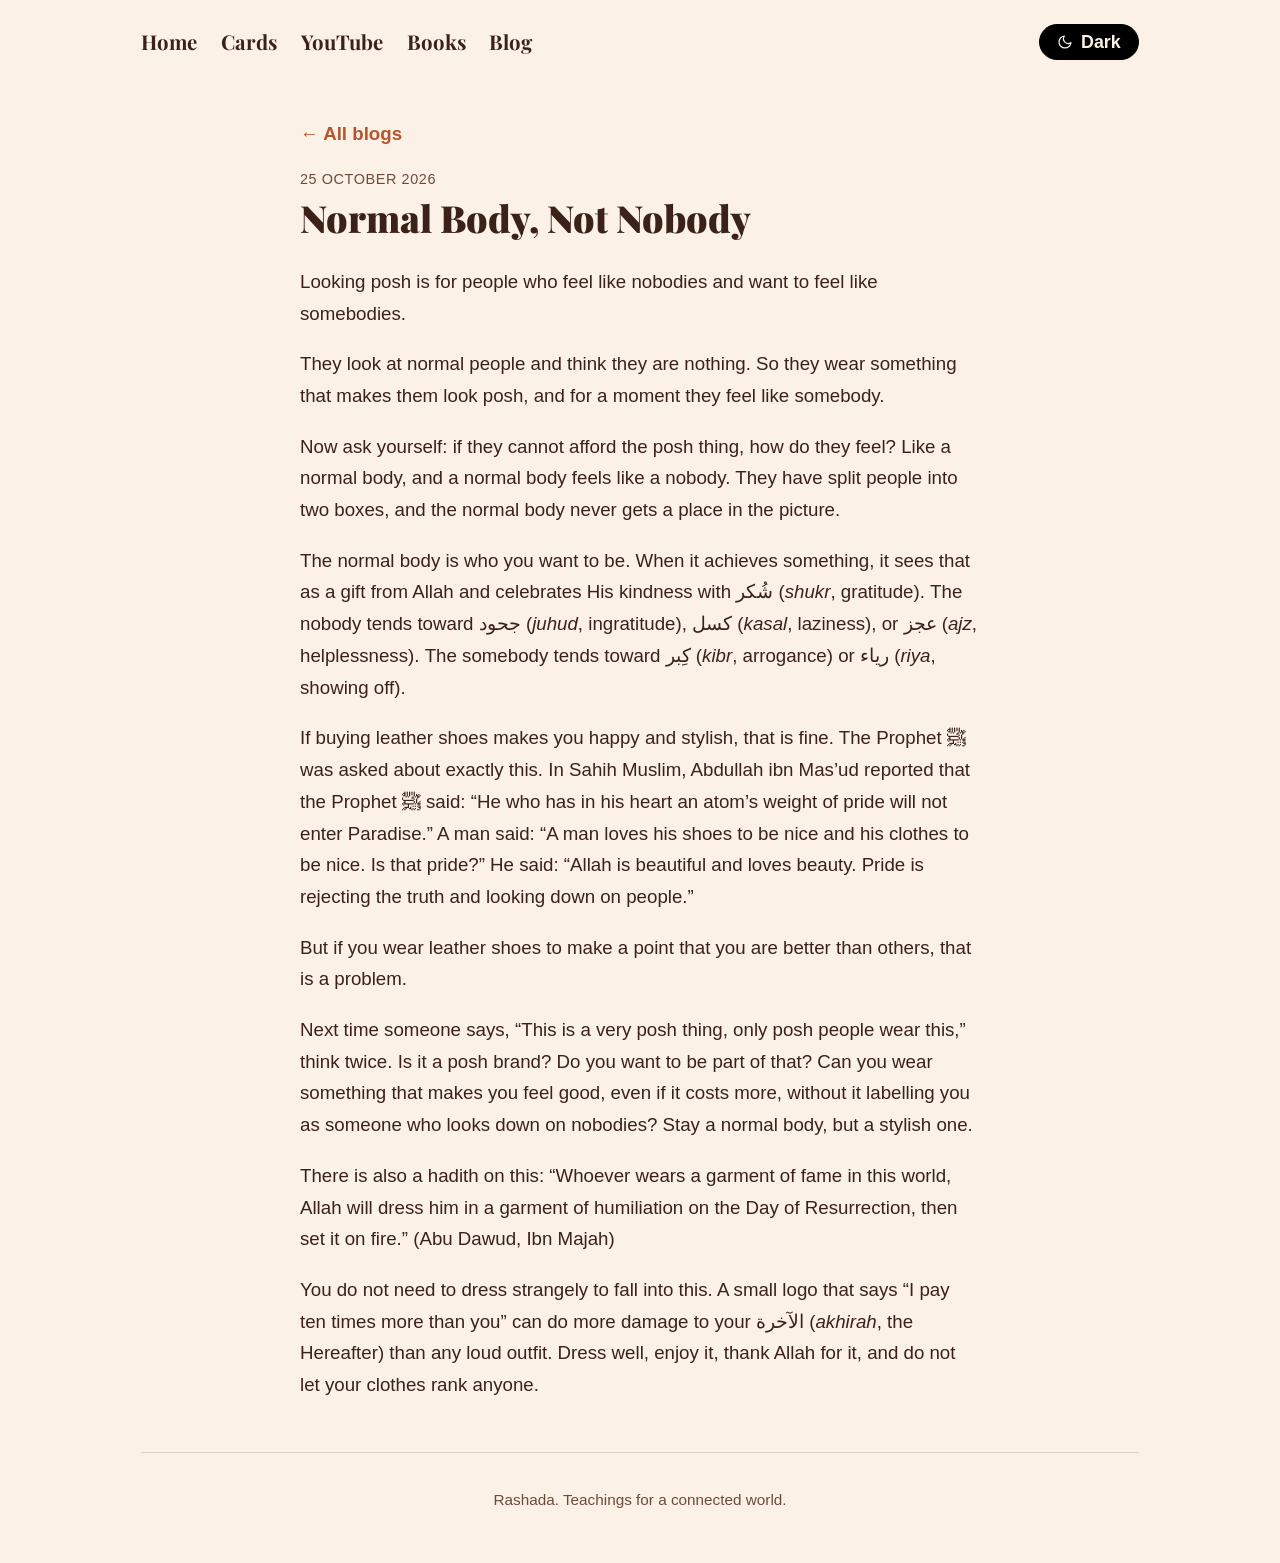
<file: blog/normal-body-not-nobody.html>
<!DOCTYPE html>
<html lang="en">
<head>
<meta charset="UTF-8">
<meta name="viewport" content="width=device-width, initial-scale=1.0">
<title>Normal Body, Not Nobody | Rashada</title>
<meta name="description" content="Looking posh is for people who feel like nobodies and want to feel like somebodies.">
<link rel="preconnect" href="https://fonts.googleapis.com">
<link rel="preconnect" href="https://fonts.gstatic.com" crossorigin>
<link href="https://fonts.googleapis.com/css2?family=Playfair+Display:wght@400;700;900&display=swap" rel="stylesheet">
<link rel="stylesheet" href="/styles.css">
</head>
<body>
<div class="container">
  <div class="topbar">
    <nav aria-label="Main">
      <a href="/">Home</a>
      <a href="/cards/">Cards</a>
      <a href="/youtube.html">YouTube</a>
      <a href="/books.html">Books</a>
      <a href="/blog/">Blog</a>
    </nav>
    <button class="theme-toggle" id="themeToggle" type="button" aria-label="Switch light and dark mode">Dark</button>
  </div>

  <article class="reading">
    <a class="back" href="/blog/">&larr; All blogs</a>
    <div class="date">25 October 2026</div>
    <h1>Normal Body, Not Nobody</h1>
    <p>Looking posh is for people who feel like nobodies and want to feel like somebodies.</p>
    <p>They look at normal people and think they are nothing. So they wear something that makes them look posh, and for a moment they feel like somebody.</p>
    <p>Now ask yourself: if they cannot afford the posh thing, how do they feel? Like a normal body, and a normal body feels like a nobody. They have split people into two boxes, and the normal body never gets a place in the picture.</p>
    <p>The normal body is who you want to be. When it achieves something, it sees that as a gift from Allah and celebrates His kindness with <span lang="ar" dir="rtl">شُكر</span> (<em>shukr</em>, gratitude). The nobody tends toward <span lang="ar" dir="rtl">جحود</span> (<em>juhud</em>, ingratitude), <span lang="ar" dir="rtl">كسل</span> (<em>kasal</em>, laziness), or <span lang="ar" dir="rtl">عجز</span> (<em>ajz</em>, helplessness). The somebody tends toward <span lang="ar" dir="rtl">كِبر</span> (<em>kibr</em>, arrogance) or <span lang="ar" dir="rtl">رياء</span> (<em>riya</em>, showing off).</p>
    <p>If buying leather shoes makes you happy and stylish, that is fine. The Prophet &#xFDFA; was asked about exactly this. In Sahih Muslim, Abdullah ibn Mas&rsquo;ud reported that the Prophet &#xFDFA; said: &ldquo;He who has in his heart an atom&rsquo;s weight of pride will not enter Paradise.&rdquo; A man said: &ldquo;A man loves his shoes to be nice and his clothes to be nice. Is that pride?&rdquo; He said: &ldquo;Allah is beautiful and loves beauty. Pride is rejecting the truth and looking down on people.&rdquo;</p>
    <p>But if you wear leather shoes to make a point that you are better than others, that is a problem.</p>
    <p>Next time someone says, &ldquo;This is a very posh thing, only posh people wear this,&rdquo; think twice. Is it a posh brand? Do you want to be part of that? Can you wear something that makes you feel good, even if it costs more, without it labelling you as someone who looks down on nobodies? Stay a normal body, but a stylish one.</p>
    <p>There is also a hadith on this: &ldquo;Whoever wears a garment of fame in this world, Allah will dress him in a garment of humiliation on the Day of Resurrection, then set it on fire.&rdquo; (Abu Dawud, Ibn Majah)</p>
    <p>You do not need to dress strangely to fall into this. A small logo that says &ldquo;I pay ten times more than you&rdquo; can do more damage to your <span lang="ar" dir="rtl">الآخرة</span> (<em>akhirah</em>, the Hereafter) than any loud outfit. Dress well, enjoy it, thank Allah for it, and do not let your clothes rank anyone.</p>

  </article>

  <footer class="site">
    Rashada. Teachings for a connected world.
  </footer>
</div>
<script src="/site.js"></script>
</body>
</html>
</file>
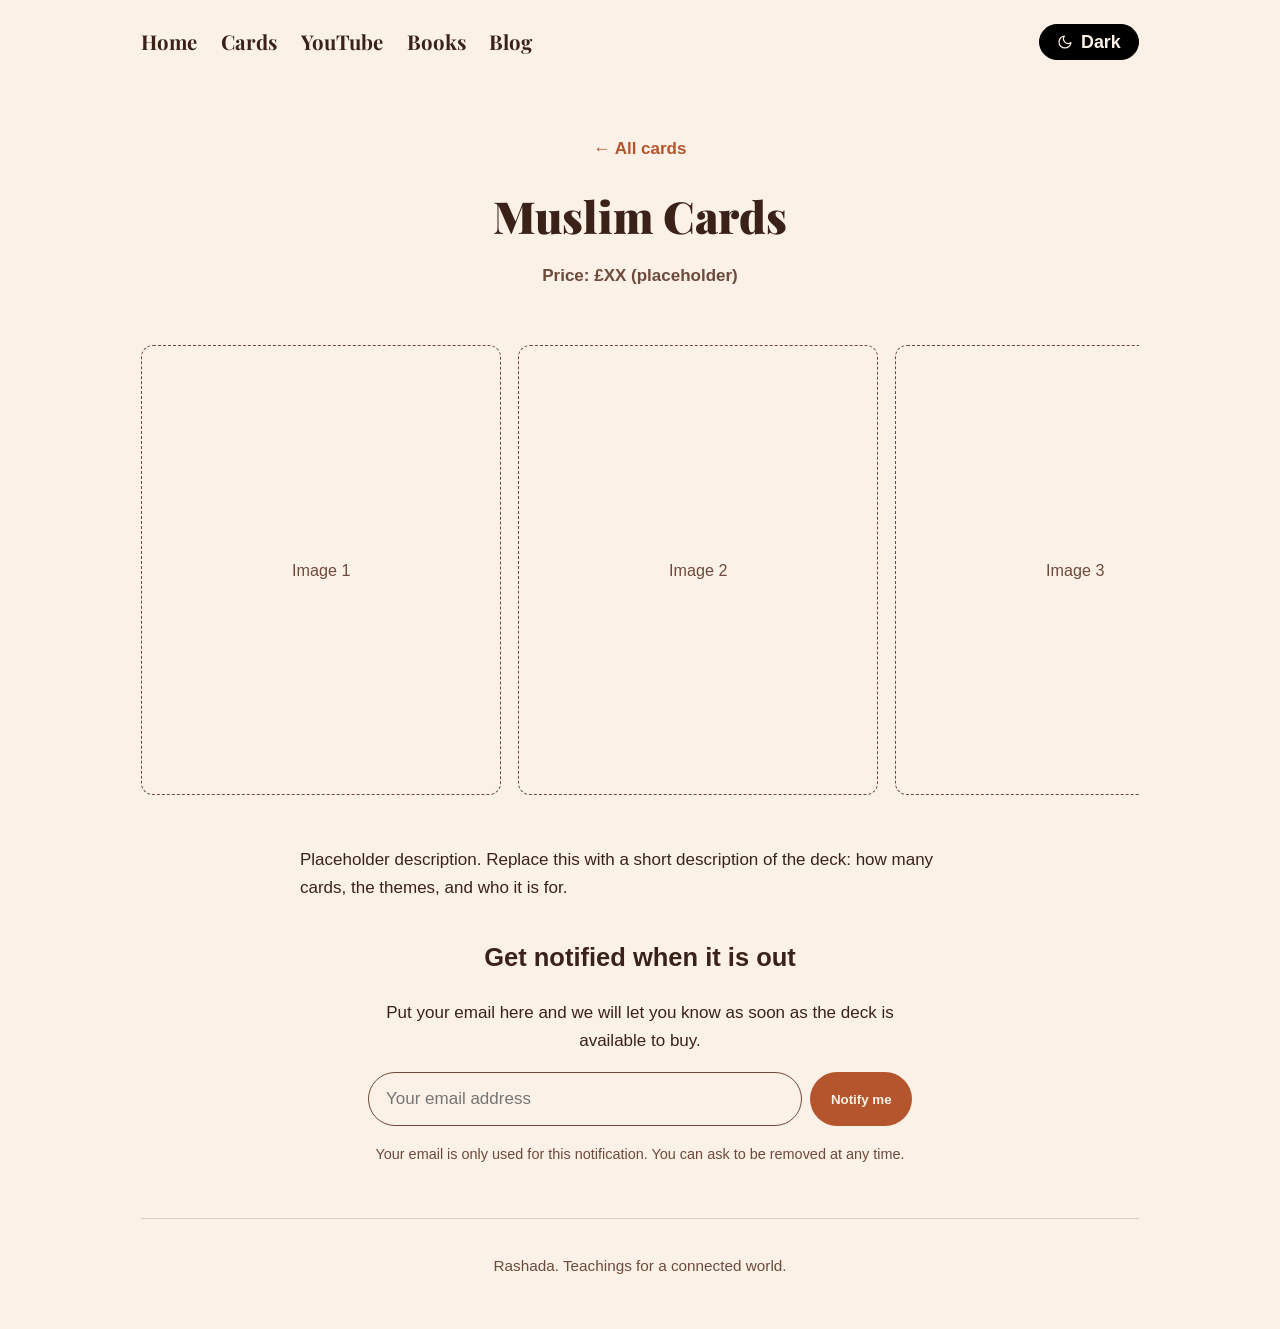
<file: cards/muslim-cards.html>
<!DOCTYPE html>
<html lang="en">
<head>
<meta charset="UTF-8">
<meta name="viewport" content="width=device-width, initial-scale=1.0">
<title>Muslim Cards Deck | Rashada</title>
<meta name="description" content="The Muslim Cards deck: conversation and reflection cards based on the Qur'an and hadith.">
<link rel="preconnect" href="https://fonts.googleapis.com">
<link rel="preconnect" href="https://fonts.gstatic.com" crossorigin>
<link href="https://fonts.googleapis.com/css2?family=Playfair+Display:wght@400;700;900&display=swap" rel="stylesheet">
<link rel="stylesheet" href="/styles.css">
</head>
<body>
<div class="container">
  <div class="topbar">
    <nav aria-label="Main">
      <a href="/">Home</a>
      <a href="/cards/">Cards</a>
      <a href="/youtube.html">YouTube</a>
      <a href="/books.html">Books</a>
      <a href="/blog/">Blog</a>
    </nav>
    <button class="theme-toggle" id="themeToggle" type="button" aria-label="Switch light and dark mode">Dark</button>
  </div>

  <section class="page-head">
    <a class="back" href="/cards/">&larr; All cards</a>
    <h1>Muslim Cards</h1>
    <p class="price">Price: &pound;XX (placeholder)</p>
  </section>

  <section class="gallery" aria-label="Card images">
    <div class="slide placeholder-img">Image 1</div><div class="slide placeholder-img">Image 2</div><div class="slide placeholder-img">Image 3</div><div class="slide placeholder-img">Image 4</div>
  </section>

  <section class="product-info">
    <p>Placeholder description. Replace this with a short description of the deck: how many cards, the themes, and who it is for.</p>
  </section>

  <section class="notify" id="notify">
    <h2>Get notified when it is out</h2>
    <p>Put your email here and we will let you know as soon as the deck is available to buy.</p>
    <form action="/api/notify" method="post">
      <input type="hidden" name="card" value="muslim-cards">
      <input type="email" name="email" placeholder="Your email address" required aria-label="Email address">
      <button type="submit">Notify me</button>
    </form>
    <p class="note">Your email is only used for this notification. You can ask to be removed at any time.</p>
  </section>

  <footer class="site">
    Rashada. Teachings for a connected world.
  </footer>
</div>
<script src="/site.js"></script>
</body>
</html>
</file>
<file: styles.css>
/* Bold variant. Palette A base, with the four tile colours used across the page. */
  :root {
    --bg: #FBF1E6;
    --text: #3B2219;
    --muted: #6E4A3C;
    --accent: #B4552D;
    --rule: rgba(59, 34, 25, 0.16);
    --band: #F6C89F;
    --band-grad: linear-gradient(180deg, #E08A5E 0%, #E08A5E 14%, #F3E3CC 100%);
    --band-text: #3B2219;
    --icon-bg: #1A110D;
    --icon-fg: #FBF1E6;
    --serif: "Playfair Display", Georgia, "Times New Roman", serif;
    --sans: -apple-system, BlinkMacSystemFont, "Segoe UI", Helvetica, Arial, sans-serif;
    --logo-ar: #C9643A;
    --logo-en: #9A4524;
  }

  :root[data-theme="dark"] {
    --bg: #000000;
    --text: #F6E7D8;
    --muted: #C9B2A2;
    --accent: #E8A07A;
    --rule: rgba(246, 231, 216, 0.16);
    --band: #14100D;
    --band-grad: linear-gradient(180deg, #9A4524 0%, #9A4524 14%, #000000 100%);
    --band-text: #F6E7D8;
    --icon-bg: #F6E7D8;
    --icon-fg: #000000;
    --logo-ar: #E08A5E;
    --logo-en: #E8A07A;
  }

  @media (prefers-color-scheme: dark) {
    :root:not([data-theme="light"]) {
      --bg: #000000;
      --text: #F6E7D8;
      --muted: #C9B2A2;
      --accent: #E8A07A;
      --rule: rgba(246, 231, 216, 0.16);
      --band: #14100D;
    --band-grad: linear-gradient(180deg, #9A4524 0%, #9A4524 14%, #000000 100%);
      --band-text: #F6E7D8;
      --icon-bg: #F6E7D8;
      --icon-fg: #000000;
      --logo-ar: #E08A5E;
      --logo-en: #E8A07A;
    }
  }

  * { box-sizing: border-box; }

  html, body {
    margin: 0;
    padding: 0;
    background: var(--bg);
    color: var(--text);
    font-family: var(--sans);
    font-weight: 300;
    font-size: 17px;
    line-height: 1.65;
  }

  a { color: var(--accent); text-decoration: none; }
  a:hover { text-decoration: underline; }

  .container { max-width: 1040px; margin: 0 auto; padding: 0 1.25rem; }

  /* Top bar */
  .topbar {
    display: flex;
    justify-content: space-between;
    align-items: center;
    padding: 1.4rem 0;
  }
  .topbar nav { display: flex; gap: 1.4rem; align-items: center; }
  .topbar nav a { color: var(--text); font-family: var(--serif); font-size: 1.2rem; font-weight: 700; }
  .topbar nav a:hover { color: var(--accent); text-decoration: none; }

  .theme-toggle {
    background: none;
    border: 1px solid var(--rule);
    color: var(--text);
    font-family: var(--sans);
    font-size: 1.05rem;
    font-weight: 700;
    padding: 0.4rem 1rem;
    border-radius: 999px;
    cursor: pointer;
  }

  /* Hero with centred logo */
  .theme-toggle {
    display: inline-flex;
    align-items: center;
    gap: 0.45rem;
  }
  .theme-toggle svg {
    width: 16px;
    height: 16px;
    fill: none;
    stroke: currentColor;
    stroke-width: 1.8;
    stroke-linecap: round;
    stroke-linejoin: round;
  }

  /* Light button: light background, dark sun and text. Dark button: pitch black, light moon and text. */
  .theme-toggle.to-light { background: #FBF1E6; color: #3B2219; border-color: #3B2219; }
  .theme-toggle.to-dark { background: #000000; color: #FBF1E6; border-color: #000000; }

  .hero {
    text-align: center;
    padding: 2.5rem 0 3.5rem;
  }

  .logo-big svg { height: 180px; width: auto; display: inline-block; }
  .logo-big path:nth-child(-n+6) { fill: var(--logo-ar); }
  .logo-big path:nth-child(n+7) { fill: var(--logo-en); }

  .hero h1 {
    font-family: var(--serif);
    font-weight: 900;
    font-size: 3.3rem;
    line-height: 1.08;
    margin: 2rem auto 1rem;
    max-width: 780px;
  }

  .hero p {
    font-size: 1.15rem;
    color: var(--muted);
    max-width: 640px;
    margin: 0 auto;
  }

  .hero p.meaning {
    font-family: var(--serif);
    font-style: italic;
    font-size: 1.3rem;
    line-height: 1.5;
    color: var(--text);
    margin: 1.5rem auto 0;
    max-width: 640px;
  }

  /* Staggered tiles */
  .tiles {
    display: grid;
    grid-template-columns: repeat(4, 1fr);
    gap: 1.2rem;
    align-items: start;
    margin: 0 0 4rem;
  }

  .tile {
    border-radius: 28px;
    aspect-ratio: 1 / 1;
    padding: 1.4rem;
    display: flex;
    flex-direction: column;
    color: var(--tile-text);
    background: var(--tile-bg);
    --tile-text: #3B2219;
    --tile-muted: #5A3A2C;
    --tile-eyebrow: #7A3A1C;
  }

  .tile:nth-child(1) { --tile-bg: #F6C89F; }
  .tile:nth-child(2) { --tile-bg: #C9643A; --tile-text: #FFF8F0; --tile-muted: #FBE3D2; --tile-eyebrow: #FFF8F0; }
  .tile:nth-child(3) { --tile-bg: #9A4524; --tile-text: #FFF8F0; --tile-muted: #F5DCCB; --tile-eyebrow: #F6C89F; }
  .tile:nth-child(4) { --tile-bg: #E08A5E; --tile-text: #2A1610; --tile-muted: #4A2A1E; --tile-eyebrow: #2A1610; }

  .tile h2.big { font-size: 2.1rem; font-weight: 900; line-height: 1.05; margin: 0 0 0.6rem; }
  .tile .action {
    font-size: 0.78rem;
    font-weight: 700;
    letter-spacing: 0.14em;
    text-transform: uppercase;
    color: var(--tile-eyebrow);
    margin: 0 0 0.5rem;
  }

  .tile .icon {
    width: 46px;
    height: 46px;
    border-radius: 14px;
    background: var(--icon-bg);
    color: var(--icon-fg);
    display: flex;
    align-items: center;
    justify-content: center;
    margin-bottom: auto;
  }
  .tile .icon svg { width: 22px; height: 22px; }

  .tile .eyebrow {
    font-size: 0.72rem;
    font-weight: 700;
    letter-spacing: 0.14em;
    text-transform: uppercase;
    color: var(--tile-eyebrow);
    margin: 0 0 0.3rem;
  }

  .tile h2 {
    font-family: var(--serif);
    font-weight: 700;
    font-size: 1.35rem;
    line-height: 1.15;
    margin: 0 0 0.5rem;
    color: var(--tile-text);
  }

  .tile p {
    font-size: 0.9rem;
    line-height: 1.45;
    color: var(--tile-muted);
    margin: 0 0 0.6rem;
    font-weight: 400;
  }

  .tile .more { font-weight: 700; color: var(--tile-text); font-size: 0.92rem; }

  /* Blog band */
  .band {
    background: var(--band-grad);
    color: var(--band-text);
    border-radius: 32px;
    padding: 3rem 2.5rem;
    margin-bottom: 4rem;
  }

  .band-head {
    display: flex;
    justify-content: space-between;
    align-items: flex-start;
    gap: 1.5rem;
    flex-wrap: wrap;
    margin-bottom: 1.5rem;
  }

  .band-head h2 { margin: 0; }

  .band-signup { max-width: 380px; }
  .band-signup p { margin: 0 0 0.5rem; font-size: 0.92rem; color: var(--band-text); opacity: 0.9; }

  .band-signup form { display: flex; gap: 0.4rem; flex-wrap: wrap; }

  .band-signup input[type="email"] {
    flex: 1 1 180px;
    padding: 0.6rem 0.8rem;
    font-family: var(--sans);
    font-size: 0.95rem;
    background: transparent;
    color: var(--band-text);
    border: 1px solid var(--band-text);
    border-radius: 14px;
    opacity: 0.9;
  }

  .band-more { margin-top: 1.5rem; text-align: center; }

  .more-btn {
    display: inline-block;
    padding: 0.85rem 1.7rem;
    background: var(--icon-bg);
    color: var(--icon-fg);
    border-radius: 16px;
    font-family: var(--sans);
    font-weight: 700;
    font-size: 1rem;
    text-decoration: none;
  }
  .more-btn:hover { opacity: 0.9; text-decoration: none; }

  .more-ar {
    display: block;
    margin-top: 0.6rem;
    font-family: var(--serif);
    font-style: italic;
    font-size: 0.95rem;
    opacity: 0.85;
  }

  .band-signup .hadith-note {
    font-family: var(--serif);
    font-size: 0.9rem;
    line-height: 1.5;
    margin: 0.9rem 0 0;
    opacity: 0.85;
  }

  .band-signup input[type="email"] {
    color: #1A110D;
    opacity: 1;
    border-color: #1A110D;
  }
  .band-signup input[type="email"]::placeholder { color: #1A110D; opacity: 0.85; }

  :root[data-theme="dark"] .band-signup input[type="email"] { color: #FFFFFF; border-color: #FFFFFF; }
  :root[data-theme="dark"] .band-signup input[type="email"]::placeholder { color: #FFFFFF; opacity: 0.85; }

  @media (prefers-color-scheme: dark) {
    :root:not([data-theme="light"]) .band-signup input[type="email"] { color: #FFFFFF; border-color: #FFFFFF; }
    :root:not([data-theme="light"]) .band-signup input[type="email"]::placeholder { color: #FFFFFF; opacity: 0.85; }
  }

  .band-signup button {
    padding: 0.6rem 1.1rem;
    font-family: var(--sans);
    font-weight: 700;
    font-size: 0.95rem;
    background: var(--icon-bg);
    color: var(--icon-fg);
    border: none;
    border-radius: 14px;
    cursor: pointer;
  }

  .band h2 {
    font-family: var(--serif);
    font-weight: 900;
    font-size: 2.4rem;
    margin: 0 0 1.5rem;
    line-height: 1.1;
  }

  .post {
    padding: 1.3rem 0;
    border-top: 1px solid var(--rule);
  }
  .post:first-of-type { border-top: none; }

  .post .date {
    font-size: 0.85rem;
    font-style: italic;
    opacity: 0.8;
  }

  .post h3 {
    font-family: var(--serif);
    font-weight: 700;
    font-size: 1.6rem;
    line-height: 1.2;
    margin: 0.2rem 0 0.4rem;
  }
  .post h3 a { color: var(--band-text); }
  .post h3 a:hover { color: var(--accent); text-decoration: none; }

  .post p { margin: 0; font-size: 1.02rem; opacity: 0.85; }

  /* Sign-up */
  .signup {
    text-align: center;
    padding: 3rem 0;
    border-top: 1px solid var(--rule);
  }
  .signup h2 { font-family: var(--serif); font-weight: 900; font-size: 2rem; margin: 0 0 0.5rem; }
  .signup p { color: var(--muted); margin: 0 0 1.5rem; }

  .signup form { display: flex; gap: 0.5rem; justify-content: center; flex-wrap: wrap; }

  .signup input[type="email"] {
    flex: 1 1 260px;
    max-width: 380px;
    padding: 0.85rem 1rem;
    font-family: var(--sans);
    font-size: 1rem;
    background: transparent;
    color: var(--text);
    border: 1px solid var(--rule);
    border-radius: 16px;
  }

  .signup button {
    padding: 0.85rem 1.6rem;
    font-family: var(--sans);
    font-weight: 700;
    font-size: 1rem;
    background: var(--icon-bg);
    color: var(--icon-fg);
    border: none;
    border-radius: 16px;
    cursor: pointer;
  }

  footer.site {
    border-top: 1px solid var(--rule);
    padding: 2rem 0 3rem;
    color: var(--muted);
    font-size: 0.9rem;
    text-align: center;
  }

  @media (max-width: 860px) {
    .tiles { grid-template-columns: repeat(2, 1fr); }
    .hero h1 { font-size: 2.4rem; }
    .band { padding: 2rem 1.4rem; border-radius: 24px; }
    .band h2 { font-size: 1.9rem; }
  }

/* ---- Inner pages ---- */
.page-head { padding: 3rem 0 1.5rem; text-align: center; }
.page-head h1 { font-family: var(--serif); font-weight: 900; font-size: 2.6rem; margin: 0 0 0.5rem; }
.page-head p { color: var(--muted); max-width: 40rem; margin: 0 auto 0.75rem; }
.back { display: inline-block; margin-bottom: 1rem; font-weight: 700; }
.price { font-weight: 700; color: var(--accent); }
.note { font-size: 0.85rem; color: var(--muted); }
.placeholder-img { display: flex; align-items: center; justify-content: center; background: var(--surface); color: var(--muted); border: 1px dashed var(--muted); border-radius: 12px; min-height: 180px; font-size: 0.95rem; }
.btn { display: inline-block; padding: 0.7rem 1.2rem; border-radius: 999px; background: var(--accent); color: var(--bg, #fff); font-weight: 700; text-decoration: none; }
.btn:hover { opacity: 0.9; text-decoration: none; }
.card-list, .video-grid, .post-list { display: grid; gap: 1.5rem; padding: 1rem 0 3rem; }
@media (min-width: 720px) { .card-list, .video-grid { grid-template-columns: repeat(2, 1fr); } }
.product, .video { display: block; padding: 1rem; border: 1px solid var(--muted); border-radius: 14px; color: inherit; text-decoration: none; }
.product h2, .video h2 { font-family: var(--serif); font-size: 1.3rem; margin: 0.75rem 0 0.25rem; }
.product-img, .thumb { width: 100%; aspect-ratio: 4 / 5; }
.thumb { aspect-ratio: 16 / 9; }
.gallery { display: flex; gap: 1rem; overflow-x: auto; scroll-snap-type: x mandatory; padding: 1rem 0 2rem; }
.gallery .slide { flex: 0 0 80%; max-width: 420px; aspect-ratio: 4 / 5; scroll-snap-align: start; }
@media (min-width: 720px) { .gallery .slide { flex-basis: 360px; } }
.product-info { max-width: 40rem; margin: 0 auto 2rem; }
.notify { max-width: 32rem; margin: 2rem auto 3rem; text-align: center; }
.notify form { display: flex; gap: 0.5rem; justify-content: center; flex-wrap: wrap; margin: 1rem 0; }
.notify input[type="email"] { flex: 1 1 14rem; padding: 0.7rem 1rem; border-radius: 999px; border: 1px solid var(--muted); background: var(--surface); color: inherit; font: inherit; }
.notify button { padding: 0.7rem 1.2rem; border-radius: 999px; border: 0; background: var(--accent); color: var(--bg, #fff); font-weight: 700; cursor: pointer; }
.reading { max-width: 40rem; margin: 2rem auto 3rem; font-size: 1.1rem; line-height: 1.7; }
.reading h1 { font-family: var(--serif); font-weight: 900; font-size: 2.2rem; line-height: 1.2; margin: 0.25rem 0 1.5rem; }
.reading h2 { font-family: var(--serif); font-size: 1.4rem; margin-top: 2rem; }
.reading blockquote { margin: 1.5rem 0; padding-left: 1rem; border-left: 3px solid var(--accent); color: var(--muted); }
.reading .date, .post-list .date { font-size: 0.85rem; color: var(--muted); text-transform: uppercase; letter-spacing: 0.04em; }
.post-list .post { border-top: 1px solid var(--muted); padding: 1rem 0; }
.post-list .post h3 a { color: inherit; }
</file>
